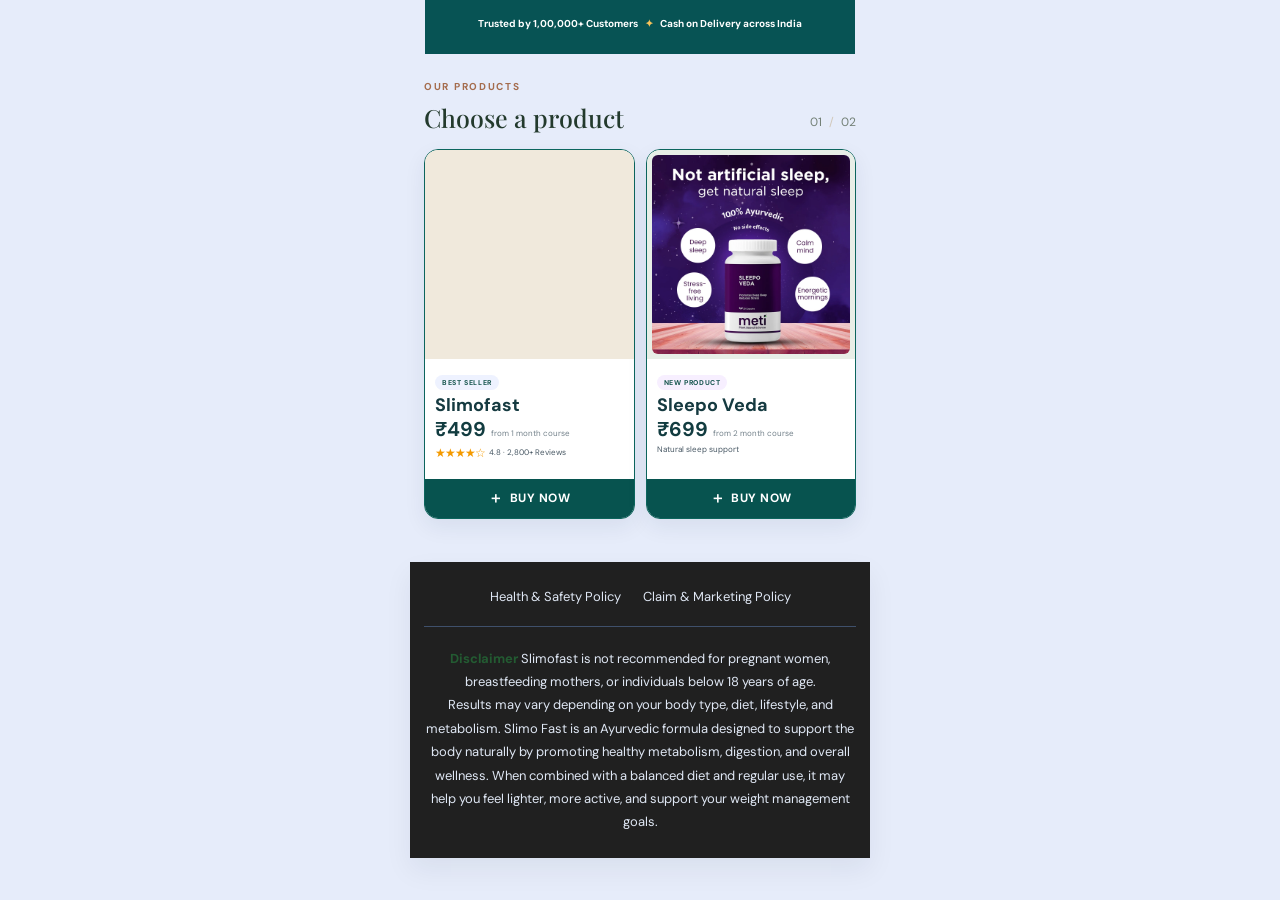
<file: index.html>
<!doctype html>
<html lang="en">

<head>
  <meta charset="utf-8">
  <meta name="viewport" content="width=device-width, initial-scale=1">
  <meta name="theme-color" content="#f8f4ec">
  <title>Slimofast — Choose a product</title>
  <link rel="stylesheet" href="styles.css">
  <link rel="stylesheet" href="extra.css">
  <link rel="stylesheet" href="responsive.css">
</head>

<body class="home-page">
  <div class="topline">Trusted by 1,00,000+ Customers <span>✦</span> Cash on Delivery across India</div>

  <main id="top">
    <section class="product-section" aria-labelledby="product-title">
      <div class="section-heading">
        <div>
          <p class="eyebrow">OUR PRODUCTS</p>
          <h2 id="product-title">Choose a product</h2>
        </div><span class="choice-count">01 <i>/</i> 02</span>
      </div>
      <div class="products" id="products"></div>
    </section>
  </main>
  <footer class="legal-footer">
    <nav aria-label="Policies"><span>Health &amp; Safety Policy</span><span>Claim &amp; Marketing Policy</span></nav>
    <hr>
    <p><strong>Disclaimer</strong> Slimofast is not recommended for pregnant women, breastfeeding mothers, or
      individuals below 18 years of age.<br>Results may vary depending on your body type, diet, lifestyle, and
      metabolism. Slimo Fast is an Ayurvedic formula designed to support the body naturally by promoting healthy
      metabolism, digestion, and overall wellness. When combined with a balanced diet and regular use, it may help you
      feel lighter, more active, and support your weight management goals.</p>
  </footer>
  <script src="products.js"></script>
  <script src="app.js"></script>
</body>

</html>
</file>
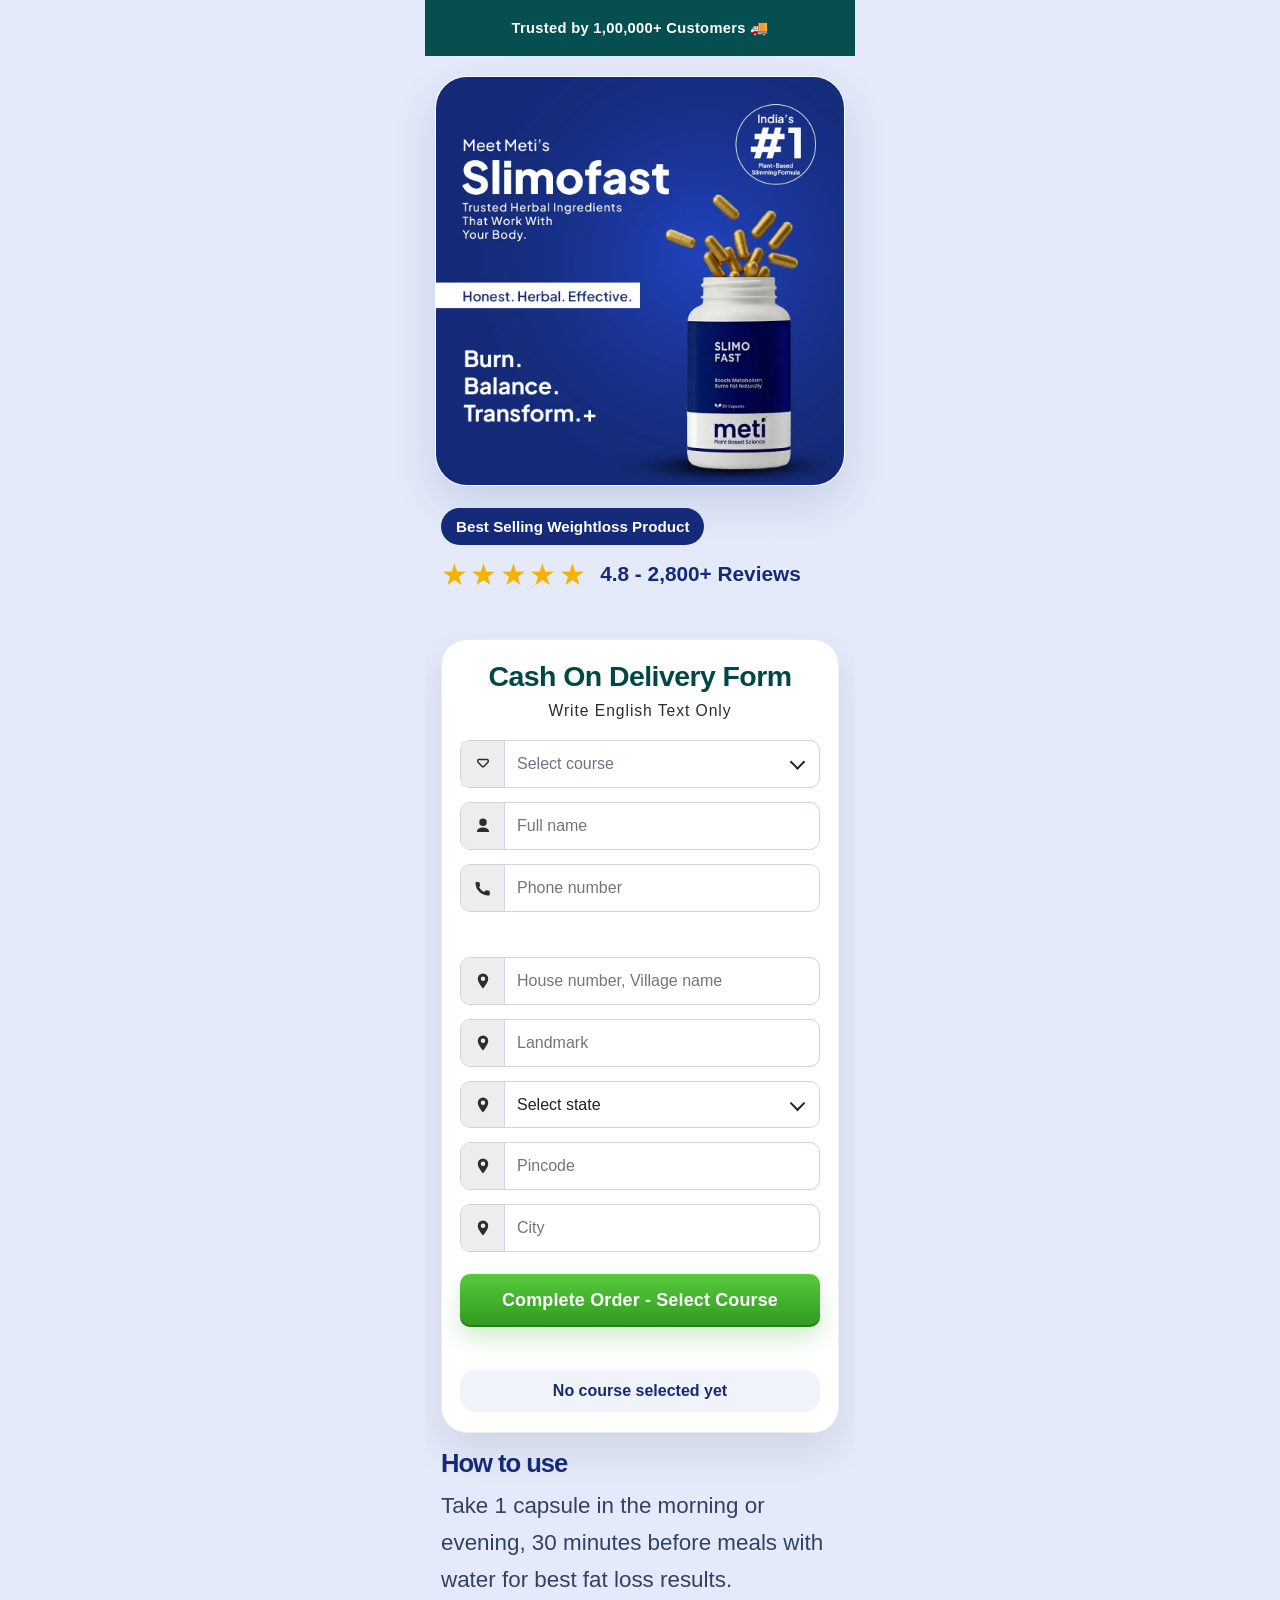
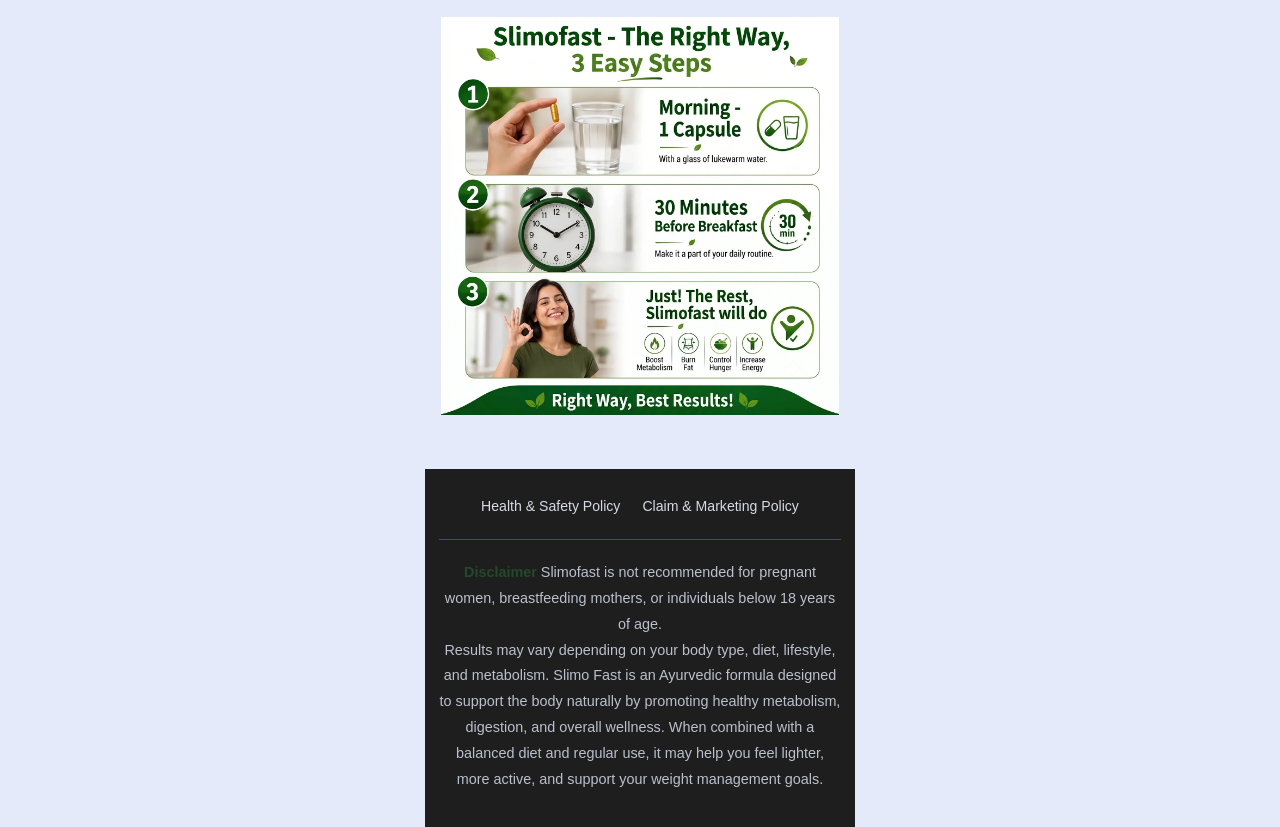
<file: CodLive/index.html>
<!DOCTYPE html>
<html lang="en">
<head>
  <meta charset="UTF-8">
  <meta name="viewport" content="width=device-width, initial-scale=1.0">
  <title>Slimofast COD Offer</title>
  <meta name="description" content="Explore Slimofast courses and order with cash on delivery.">
  <link rel="canonical" href="https://slimofast.shop/">
  <meta property="og:type" content="website">
  <meta property="og:site_name" content="Slimofast">
  <meta property="og:title" content="Slimofast COD Offer">
  <meta property="og:description" content="Explore Slimofast courses and order with cash on delivery.">
  <meta property="og:url" content="https://slimofast.shop/">
  <meta property="og:image" content="https://slimofast.shop/SlimoMaine.webp">
  <meta property="og:image:alt" content="Slimofast product">
  <meta name="twitter:card" content="summary_large_image">
  <meta name="twitter:title" content="Slimofast COD Offer">
  <meta name="twitter:description" content="Explore Slimofast courses and order with cash on delivery.">
  <meta name="twitter:image" content="https://slimofast.shop/SlimoMaine.webp">
  <meta name="twitter:image:alt" content="Slimofast product">
  <style>
    :root {
      --page-bg: #e4eaf9;
      --panel-bg: #e6ebff;
      --blue: #1533a0;
      --blue-dark: #0d2372;
      --brand-ink: #054f50;
      --text: #14203b;
      --muted: #5a6588;
      --card: #ffffff;
      --danger: #c62828;
      --success: #2b8f2f;
      --border: rgba(20, 32, 59, 0.12);
      --shadow: 0 18px 44px rgba(26, 52, 128, 0.14);
      --radius-xl: 28px;
      --radius-lg: 20px;
      --radius-md: 14px;
    }

    * {
      box-sizing: border-box;
    }

    body {
      margin: 0;
      min-height: 100vh;
      font-family: "Avenir Next", "Segoe UI", sans-serif;
      background: var(--page-bg);
      color: var(--text);
    }

    img {
      max-width: 100%;
      display: block;
    }

    .page {
      width: min(100%, 430px);
      margin: 0 auto;
      padding: 0 0 32px;
    }

    .stack {
      display: grid;
      gap: 22px;
    }

    .site-header {
      position: relative;
      z-index: 20;
      margin-bottom: 6px;
      background: transparent;
    }

    .announcement-bar {
      display: grid;
      grid-template-columns: 44px 1fr 44px;
      align-items: center;
      min-height: 56px;
      padding: 0 10px;
      background: var(--brand-ink);
      color: #fff;
      font-size: 0.92rem;
      font-weight: 700;
      letter-spacing: 0.02em;
    }

    .announcement-text {
      text-align: center;
    }

    .arrow-btn {
      display: grid;
      place-items: center;
      padding: 0;
      border: 0;
      background: transparent;
      color: #fff;
    }

    .nav-bar {
      background: #fff;
      border-bottom: 1px solid rgba(20, 32, 59, 0.08);
    }

    .header-inner {
      display: flex;
      align-items: center;
      justify-content: center;
      min-height: 40px;
      padding: 0 16px;
    }

    .brand-logo {
      width: auto;
      height: 64px;
      max-width: 170px;
      object-fit: contain;
    }

    .menu-btn,
    .icon-btn {
      display: grid;
      place-items: center;
      width: 42px;
      height: 42px;
      padding: 0;
      border: 0;
      background: transparent;
      color: var(--brand-ink);
    }

    .menu-btn {
      justify-self: start;
    }

    .menu-lines {
      display: grid;
      gap: 7px;
      width: 38px;
    }

    .menu-lines span {
      display: block;
      height: 2px;
      border-radius: 999px;
      background: currentColor;
    }

    .header-actions {
      justify-self: end;
      display: flex;
      align-items: center;
      gap: 14px;
    }

    .icon-btn svg,
    .arrow-btn svg {
      width: 28px;
      height: 28px;
    }

    .hero-shell {
      padding: 14px 10px 0;
    }

    .hero-image {
      width: 100%;
      border: 1px solid rgba(255, 255, 255, 0.92);
      border-radius: calc(var(--radius-xl) + 4px);
      box-shadow: var(--shadow);
    }

    .hero-card {
      position: relative;
      overflow: hidden;
      border-radius: var(--radius-xl);
      min-height: 395px;
      background:
        radial-gradient(circle at 82% 12%, rgba(255, 255, 255, 0.22), transparent 18%),
        linear-gradient(135deg, #233ea9 0%, #1731a4 44%, #0b1f73 100%);
      padding: 28px 24px 26px;
      color: #fff;
      isolation: isolate;
    }

    .hero-card::before {
      content: "";
      position: absolute;
      inset: auto -70px -120px 45%;
      height: 250px;
      border-radius: 50%;
      background: radial-gradient(circle, rgba(255, 255, 255, 0.14), transparent 72%);
      z-index: -1;
    }

    .hero-copy {
      width: min(58%, 230px);
      position: relative;
      z-index: 2;
    }

    .eyebrow {
      margin: 0 0 10px;
      font-size: 1.15rem;
      letter-spacing: 0.01em;
    }

    .hero-title {
      margin: 0;
      font-size: clamp(2.7rem, 7vw, 3.7rem);
      line-height: 0.92;
      letter-spacing: -0.04em;
    }

    .hero-subtitle {
      margin: 12px 0 0;
      max-width: 190px;
      font-size: 1rem;
      line-height: 1.28;
      color: rgba(255, 255, 255, 0.88);
    }

    .hero-pill {
      display: inline-block;
      margin-top: 24px;
      background: #fff;
      color: #23367f;
      padding: 8px 14px;
      font-size: 1rem;
      font-weight: 700;
      border-radius: 999px;
      box-shadow: 0 10px 24px rgba(13, 35, 114, 0.16);
    }

    .hero-benefits {
      margin: 28px 0 0;
      font-size: clamp(1.85rem, 6vw, 2.65rem);
      line-height: 1.02;
      font-weight: 800;
      letter-spacing: -0.04em;
    }

    .badge-ring {
      position: absolute;
      top: 20px;
      right: 20px;
      width: 96px;
      height: 96px;
      border: 2px solid rgba(255, 255, 255, 0.72);
      border-radius: 50%;
      display: grid;
      place-items: center;
      text-align: center;
      padding: 10px;
      color: rgba(255, 255, 255, 0.96);
      z-index: 2;
    }

    .badge-ring strong {
      display: block;
      font-size: 2.4rem;
      line-height: 1;
    }

    .badge-ring span {
      font-size: 0.7rem;
      line-height: 1.2;
    }

    .capsules {
      position: absolute;
      inset: 64px 58px auto auto;
      width: 180px;
      height: 150px;
      z-index: 1;
    }

    .capsule {
      position: absolute;
      width: 38px;
      height: 14px;
      border-radius: 999px;
      background: linear-gradient(90deg, #ba8f22 0%, #f8d161 45%, #9e7317 100%);
      box-shadow: 0 6px 10px rgba(20, 10, 0, 0.18);
      transform: rotate(var(--angle));
    }

    .capsule::before {
      content: "";
      position: absolute;
      inset: 1px 50% 1px 1px;
      border-radius: 999px 0 0 999px;
      background: rgba(255, 255, 255, 0.16);
    }

    .capsule:nth-child(1) { top: 0; left: 68px; --angle: 34deg; }
    .capsule:nth-child(2) { top: 18px; left: 114px; --angle: -48deg; }
    .capsule:nth-child(3) { top: 30px; left: 36px; --angle: 18deg; }
    .capsule:nth-child(4) { top: 44px; left: 90px; --angle: 55deg; }
    .capsule:nth-child(5) { top: 58px; left: 128px; --angle: -18deg; }
    .capsule:nth-child(6) { top: 68px; left: 58px; --angle: 72deg; }
    .capsule:nth-child(7) { top: 84px; left: 12px; --angle: 30deg; }
    .capsule:nth-child(8) { top: 98px; left: 104px; --angle: -62deg; }
    .capsule:nth-child(9) { top: 112px; left: 78px; --angle: 20deg; }

    .bottle {
      position: absolute;
      right: 46px;
      bottom: 20px;
      width: 160px;
      height: 232px;
      z-index: 1;
    }

    .bottle-cap {
      position: absolute;
      top: 0;
      left: 46px;
      width: 68px;
      height: 34px;
      border-radius: 16px 16px 8px 8px;
      background: linear-gradient(180deg, #fefefe 0%, #e9edf8 100%);
      box-shadow: inset 0 -4px 7px rgba(0, 0, 0, 0.08);
    }

    .bottle-neck {
      position: absolute;
      top: 26px;
      left: 36px;
      width: 88px;
      height: 32px;
      border-radius: 18px;
      background: linear-gradient(180deg, #f9fbff 0%, #dde3f0 100%);
    }

    .bottle-body {
      position: absolute;
      top: 48px;
      inset-inline: 20px;
      height: 168px;
      border-radius: 24px 24px 30px 30px;
      background: linear-gradient(180deg, #ffffff 0%, #f2f4f9 78%, #dde3ef 100%);
      box-shadow: 0 14px 24px rgba(4, 10, 38, 0.26);
      overflow: hidden;
    }

    .bottle-panel {
      position: absolute;
      inset: 22px 16px 42px;
      border-radius: 10px;
      background: linear-gradient(180deg, #101f74 0%, #142789 100%);
      color: #fff;
      padding: 18px 14px;
      text-align: center;
    }

    .bottle-panel h3 {
      margin: 0;
      font-size: 1.4rem;
      line-height: 0.95;
      letter-spacing: 0.08em;
    }

    .bottle-panel p {
      margin: 10px 0 0;
      font-size: 0.62rem;
      line-height: 1.35;
      color: rgba(255, 255, 255, 0.82);
    }

    .bottle-label {
      position: absolute;
      left: 0;
      right: 0;
      bottom: 0;
      background: #fff;
      color: #1d317f;
      padding: 12px 8px 10px;
      text-align: center;
      font-weight: 800;
      font-size: 0.92rem;
      line-height: 1.1;
    }

    .bottle-label small {
      display: block;
      margin-top: 4px;
      font-size: 0.52rem;
      font-weight: 600;
      color: #5b6794;
      letter-spacing: 0.03em;
    }

    .section-card {
      padding: 0 16px;
    }

    .mini-badge {
      display: inline-flex;
      align-items: center;
      gap: 8px;
      padding: 10px 15px;
      border-radius: 999px;
      background: #152b7a;
      color: #fff;
      font-size: 0.95rem;
      font-weight: 700;
    }

    .reviews {
      display: flex;
      align-items: center;
      flex-wrap: wrap;
      gap: 12px;
      margin-top: 14px;
    }

    .stars {
      color: #f5b300;
      font-size: 1.9rem;
      line-height: 1;
      letter-spacing: 0.08em;
    }

    .reviews strong {
      font-size: 1.3rem;
      color: #152b7a;
    }

    .headline {
      margin: 16px 0 10px;
      font-size: clamp(1.6rem, 2vw, 2.8rem);
      line-height: normal;
      letter-spacing: -0.04em;
      color: #152b7a;
    }

    .lead {
      margin: 0;
      color: #334163;
      font-size: 1.05rem;
      line-height: 1.65;
    }

    .section-title {
      margin: 0;
      font-size: 1.5rem;
      line-height: 1.15;
      color: #102055;
    }

    .section-copy {
      margin: 8px 0 0;
      color: var(--muted);
      line-height: 1.55;
    }

    .offer-timer {
      display: flex;
      align-items: center;
      justify-content: center;
      gap: 10px;
      margin-top: 16px;
      padding: 16px 14px;
      border-radius: 16px;
      background: #fff;
      border: 1px solid rgba(20, 32, 59, 0.08);
      color: #1c2028;
      font-size: 0.9rem;
      font-weight: 800;
      letter-spacing: 0.01em;
    }

    .timer-icon {
      font-size: 1.2rem;
      line-height: 1;
    }

    .course-grid {
      display: grid;
      gap: 18px;
      margin-top: 18px;
    }

    .course-option {
      position: relative;
      display: block;
      cursor: pointer;
    }

    .course-option input {
      position: absolute;
      opacity: 0;
      pointer-events: none;
    }

    .course-card {
      position: relative;
      display: grid;
      grid-template-columns: 34px minmax(0, 1fr) auto;
      gap: 14px;
      align-items: center;
      padding: 18px 16px;
      border-radius: 26px;
      background: var(--card);
      border: 2px solid rgba(23, 28, 39, 0.08);
      transition: transform 0.2s ease, border-color 0.2s ease, box-shadow 0.2s ease;
    }

    .course-option:hover .course-card,
    .course-option input:focus-visible + .course-card {
      transform: translateY(-1px);
      border-color: rgba(23, 28, 39, 0.2);
    }

    .course-option input:checked + .course-card {
      border-color: #171b23;
      box-shadow: 0 10px 18px rgba(20, 32, 59, 0.08);
    }

    .radio {
      width: 24px;
      height: 24px;
      border-radius: 50%;
      border: 2px solid #d8dbe7;
      display: grid;
      place-items: center;
      flex-shrink: 0;
    }

    .radio::after {
      content: "";
      width: 10px;
      height: 10px;
      border-radius: 50%;
      background: #1d1f24;
      transform: scale(0);
      transition: transform 0.16s ease;
    }

    .course-option input:checked + .course-card .radio {
      border-color: #171b23;
      border-width: 5px;
    }

    .course-option input:checked + .course-card .radio::after {
      transform: scale(0);
    }

    .course-copy {
      min-width: 0;
    }

    .course-name {
      margin: 0;
      display: block;
      font-size: 1.18rem;
      line-height: 1.05;
      color: #202124;
    }

    .course-detail {
      display: block;
      margin: 8px 0 0;
      color: #4d4d4d;
      font-size: 0.82rem;
      line-height: 1.25;
    }

    .course-price {
      text-align: right;
      color: #1c1c1c;
    }

    .course-price strong {
      display: block;
      font-size: 0.96rem;
      line-height: 1;
      font-weight: 500;
    }

    .course-price s {
      display: block;
      margin-top: 8px;
      color: #6d6d6d;
      font-size: 0.72rem;
    }

    .choice-tag {
      position: absolute;
      top: -14px;
      right: 14px;
      padding: 8px 14px;
      border-radius: 999px;
      background: #151515;
      color: #fff;
      font-size: 0.72rem;
      font-weight: 700;
      letter-spacing: 0.01em;
      line-height: 1;
      white-space: nowrap;
    }

    .form-shell {
      position: relative;
      overflow: hidden;
      padding-top: 6px;
    }

    .form-shell::before {
      /* content: "";
      position: absolute;
      width: 180px;
      height: 180px;
      border-radius: 50%;
      background: rgba(250, 106, 91, 0.15);
      top: -75px;
      right: -70px; */
    }

    .form-shell::after {
      /* content: "";
      position: absolute;
      width: 140px;
      height: 140px;
      border-radius: 50%;
      background: rgba(60, 197, 116, 0.12);
      bottom: -62px;
      left: -52px; */
    }

    .form-content {
      position: relative;
      z-index: 1;
      background: rgba(255, 255, 255, 0.98);
      border-radius: 26px;
      padding: 22px 18px 20px;
      border: 1px solid rgba(20, 32, 59, 0.08);
      box-shadow: 0 18px 40px rgba(20, 32, 59, 0.1);
    }

    .form-title {
      margin: 0;
      text-align: center;
      font-size: 1.78rem;
      line-height: 1.05;
      color: #004747;
      letter-spacing: -0.02em;
    }

    .form-note {
      margin: 10px 0 0;
      text-align: center;
      color: #2d2d2d;
      letter-spacing: 0.06em;
      font-size: 0.98rem;
    }

    .form-grid {
      display: grid;
      gap: 14px;
      margin-top: 20px;
    }

    .field {
      --field-icon-width: 44px;
      display: grid;
      grid-template-columns: var(--field-icon-width) 1fr;
      border: 1px solid #cfd4de;
      border-radius: 10px;
      overflow: hidden;
      background: #fff;
    }

    .field-icon {
      display: grid;
      place-items: center;
      background: #ededed;
      border-right: 1px solid #d3d7df;
      color: #2d2d2d;
    }

    .field input,
    .field select {
      width: 100%;
      border: 0;
      padding: 14px 14px 14px 12px;
      font: inherit;
      color: #202124;
      background: transparent;
      outline: none;
      appearance: none;
    }

    .field select {
      cursor: pointer;
    }

    .field:focus-within {
      border-color: #243d9a;
      box-shadow: 0 0 0 3px rgba(36, 61, 154, 0.1);
    }

    .select-wrap {
      position: relative;
    }

    .select-wrap::after {
      content: "";
      position: absolute;
      right: 16px;
      top: 50%;
      width: 9px;
      height: 9px;
      border-right: 2px solid #202124;
      border-bottom: 2px solid #202124;
      transform: translateY(-65%) rotate(45deg);
      pointer-events: none;
    }

    .course-field {
      position: relative;
      overflow: visible;
      z-index: 4;
    }

    .course-picker {
      position: relative;
      min-width: 0;
    }

    .course-picker-button {
      width: 100%;
      min-height: 100%;
      border: 0;
      padding: 14px 42px 14px 12px;
      background: transparent;
      color: #202124;
      font: inherit;
      text-align: left;
      cursor: pointer;
    }

    .course-picker-button:focus-visible {
      outline: none;
    }

    .course-picker-label {
      display: block;
      white-space: nowrap;
      overflow: hidden;
      text-overflow: ellipsis;
      color: #202124;
    }

    .course-picker.is-placeholder .course-picker-label {
      color: #6d7488;
    }

    .course-picker-chevron {
      position: absolute;
      right: 16px;
      top: 50%;
      width: 11px;
      height: 11px;
      border-right: 2px solid #202124;
      border-bottom: 2px solid #202124;
      transform: translateY(-68%) rotate(45deg);
      pointer-events: none;
      transition: transform 0.18s ease;
    }

    .course-picker.is-open .course-picker-chevron {
      transform: translateY(-28%) rotate(-135deg);
    }

    .course-picker-menu {
      position: absolute;
      top: calc(100% + 8px);
      left: calc(-1 * var(--field-icon-width));
      width: calc(100% + var(--field-icon-width));
      padding: 8px;
      border: 1px solid rgba(20, 32, 59, 0.14);
      border-radius: 16px;
      background: #fff;
      box-shadow: 0 18px 34px rgba(20, 32, 59, 0.18);
      display: none;
      z-index: 12;
    }

    .course-picker.is-open .course-picker-menu {
      display: grid;
      gap: 4px;
    }

    .course-picker-option {
      width: 100%;
      border: 0;
      border-radius: 12px;
      padding: 12px 14px;
      background: transparent;
      color: #202124;
      font: inherit;
      text-align: left;
      cursor: pointer;
      transition: background-color 0.16s ease, color 0.16s ease;
    }

    .course-picker-option:hover,
    .course-picker-option:focus-visible {
      background: rgba(36, 61, 154, 0.08);
      outline: none;
    }

    .course-picker-option[aria-selected="true"] {
      background: #1f66e5;
      color: #fff;
      font-weight: 700;
    }

    .error-text {
      min-height: 1.15em;
      margin: 0;
      color: var(--danger);
      font-size: 0.92rem;
      line-height: 1.25;
    }

    .course-error {
      margin-top: 10px;
    }

    .submit-btn {
      border: 0;
      width: 100%;
      margin-top: 8px;
      padding: 16px 18px;
      border-radius: 10px;
      background: linear-gradient(180deg, #58c93d 0%, #2f9a20 100%);
      color: #fff;
      font: inherit;
      font-size: 1.12rem;
      font-weight: 800;
      letter-spacing: 0.01em;
      box-shadow: inset 0 -2px 0 rgba(0, 0, 0, 0.2), 0 12px 22px rgba(65, 174, 49, 0.22);
      cursor: pointer;
    }

    .submit-btn:hover {
      filter: brightness(1.03);
    }

    .submit-btn:active {
      transform: translateY(1px);
    }

    .summary-strip {
      margin-top: 16px;
      padding: 12px 14px;
      border-radius: 16px;
      background: rgba(21, 51, 160, 0.06);
      color: #152b7a;
      font-weight: 700;
      text-align: center;
    }

    .site-footer {
      width: min(100%, 430px);
      margin: 22px auto 0;
      background: #1e1e1f;
      color: #b9bec9;
      padding: 28px 14px 34px;
    }

    .footer-inner {
      width: 100%;
      margin: 0 auto;
    }

    .footer-links {
      display: flex;
      align-items: center;
      justify-content: center;
      flex-wrap: wrap;
      gap: 12px 22px;
      margin: 0;
      padding: 0;
      list-style: none;
    }

    .footer-link {
      color: #d6dae4;
      text-decoration: none;
      font-size: 0.88rem;
      line-height: 1.4;
    }

    .footer-link:hover {
      color: #ffffff;
    }

    .footer-divider {
      margin: 22px 0 20px;
      border: 0;
      height: 1px;
      background: rgba(108, 140, 227, 0.42);
    }

    .footer-disclaimer {
      margin: 0;
      text-align: center;
      font-size: 0.9rem;
      line-height: 1.8;
      color: #bac0cc;
    }

    .footer-disclaimer strong {
      color: #244929;
      font-weight: 700;
    }

    .sr-only {
      position: absolute;
      width: 1px;
      height: 1px;
      padding: 0;
      margin: -1px;
      overflow: hidden;
      clip: rect(0, 0, 0, 0);
      white-space: nowrap;
      border: 0;
    }

    @media (max-width: 460px) {
      .page {
        padding-bottom: 32px;
      }

      .site-header {
        margin-bottom: 0;
      }

      .announcement-bar {
        min-height: 56px;
        padding: 0 10px;
        font-size: 0.92rem;
      }

      .header-inner {
        grid-template-columns: 46px 1fr 92px;
        min-height: 40px;
        /* padding: 0 16px; */
      }

      .brand-logo {
        height: 64px;
        max-width: 170px;
      }

      .icon-btn svg,
      .arrow-btn svg {
        width: 24px;
        height: 24px;
      }

      .hero-shell {
        padding: 14px 10px 0;
      }

      .section-card {
        padding: 0 16px;
      }

      .hero-card {
        min-height: 340px;
        padding: 22px 18px 22px;
      }

      .hero-copy {
        width: min(60%, 205px);
      }

      .badge-ring {
        width: 82px;
        height: 82px;
        right: 14px;
        top: 16px;
      }

      .badge-ring strong {
        font-size: 2rem;
      }

      .bottle {
        right: 18px;
        bottom: 16px;
        width: 142px;
        height: 212px;
      }

      .capsules {
        right: 18px;
        top: 70px;
        transform: scale(0.84);
        transform-origin: top right;
      }

      .headline {
         font-size: clamp(1.6rem, 2vw, 2.8rem);
         line-height:normal
      }

      .offer-timer {
        margin-top: 16px;
        padding: 16px 14px;
        border-radius: 16px;
        font-size: 0.9rem;
      }

      .course-card {
        grid-template-columns: 34px minmax(0, 1fr) auto;
        gap: 14px;
        padding: 18px 16px;
        border-radius: 26px;
      }

      .course-name {
        font-size: 1.18rem;
      }

      .course-detail {
        font-size: 0.82rem;
      }

      .course-price strong {
        font-size: 0.96rem;
      }

      .course-price s {
        font-size: 0.72rem;
      }

      .choice-tag {
        top: -14px;
        right: 14px;
        padding: 8px 14px;
        font-size: 0.72rem;
      }

      .field {
        --field-icon-width: 44px;
      }

      .course-picker-button {
        padding-right: 42px;
      }

      .course-picker-menu {
        border-radius: 16px;
      }

      .form-title {
        font-size: 1.78rem;
      }

      .submit-btn {
        font-size: 1.12rem;
      }

      .site-footer {
        margin-top: 22px;
        padding: 28px 14px 34px;
      }

      .footer-links {
        gap: 12px 22px;
      }

      .footer-link {
        font-size: 0.88rem;
      }

      .footer-divider {
        margin: 22px 0 20px;
      }

      .footer-disclaimer {
        font-size: 0.9rem;
        line-height: 1.8;
      }
    }
  </style>
</head>
<body>
  <main class="page">
    <header class="site-header">
      <div class="announcement-bar">
        <button class="arrow-btn" type="button" aria-label="Previous offer">
          <!-- <svg viewBox="0 0 24 24" fill="none" stroke="currentColor" stroke-width="1.9" stroke-linecap="round" stroke-linejoin="round" aria-hidden="true">
            <path d="M15 18l-6-6 6-6"/>
          </svg> -->
        </button>
        <div class="announcement-text">Trusted by 1,00,000+ Customers 🚚</div>
        <button class="arrow-btn" type="button" aria-label="Next offer">
          <!-- <svg viewBox="0 0 24 24" fill="none" stroke="currentColor" stroke-width="1.9" stroke-linecap="round" stroke-linejoin="round" aria-hidden="true">
            <path d="M9 6l6 6-6 6"/>
          </svg> -->
        </button>
      </div>

      <!-- <div class="nav-bar"> -->
        <!-- <div class="header-inner"> -->
          <!-- <button class="menu-btn" type="button" aria-label="Open menu">
            <span class="menu-lines" aria-hidden="true">
              <span></span>
              <span></span>
              <span></span>
            </span>
          </button> -->

          <!-- <img src="logoNww.avif" alt="Slimofast logo" class="brand-logo"> -->

        <!-- </div> -->
      <!-- </div> -->
    </header>

    <div class="stack">

      <section class="hero-shell">
         <img src="SlimoMaine.webp" alt="Slimofast product image" aria-hidden="true" class="hero-image">
      </section>

      <section class="section-card">
        <div class="mini-badge">Best Selling Weightloss Product</div>
        <div class="reviews" aria-label="Customer review summary">
          <div class="stars" aria-hidden="true">&#9733;&#9733;&#9733;&#9733;&#9733;</div>
          <strong>4.8 - 2,800+ Reviews</strong>
        </div>
        <!-- <h2 class="headline">Struggling To Lose Weight? Unlock Your Body's Natural Fat-Burning Power</h2> -->
        <!-- <p class="lead">Slimofast works inside your body to burn stubborn fat from your belly, waist, and thighs. It keeps your metabolism active so your body burns fat even while resting.</p> -->
      </section>

      <section class="section-card" id="course-section">
        <!-- <h2 class="section-title">Choose Your Course</h2>
        <p class="section-copy">Select 1 month, 2 month, or 3 month before submitting the order form.</p>
        <div class="offer-timer" aria-live="polite">
          <span class="timer-icon" aria-hidden="true">⏱</span>
          <span>Hurry offer ends in <span id="countdownTimer">00:14:13</span></span>
        </div> -->

        <!-- <div class="course-grid" role="radiogroup" aria-labelledby="course-heading">
          <span id="course-heading" class="sr-only">Course options</span>

          <label class="course-option">
            <input type="radio" name="course" value="1 Month" data-price="Rs. 499.00">
            <span class="course-card">
              <span class="radio" aria-hidden="true"></span>
              <span class="course-copy">
                <strong class="course-name">1 Month</strong>
                <span class="course-detail">Pack of 1 (30 capsule)</span>
              </span>
              <span class="course-price">
                <strong>Rs. 499.00</strong>
                <s>Rs. 699.00</s>
              </span>
            </span>
          </label>

          <label class="course-option">
            <input type="radio" name="course" value="2 Month" data-price="Rs. 799.00">
            <span class="course-card">
              <span class="choice-tag">🔥 Most Popular</span>
              <span class="radio" aria-hidden="true"></span>
              <span class="course-copy">
                <strong class="course-name">2 Month</strong>
                <span class="course-detail">Pack of 2 (60 capsule)</span>
              </span>
              <span class="course-price">
                <strong>Rs. 799.00</strong>
                <s>Rs. 1,398.00</s>
              </span>
            </span>
          </label>

          <label class="course-option">
            <input type="radio" name="course" value="3 Month" data-price="Rs. 999.00">
            <span class="course-card">
              <span class="choice-tag">👩‍⚕️ Expert Recommended</span>
              <span class="radio" aria-hidden="true"></span>
              <span class="course-copy">
                <strong class="course-name">3 Month</strong>
                <span class="course-detail">Pack of 3 (90 capsule)</span>
              </span>
              <span class="course-price">
                <strong>Rs. 999.00</strong>
                <s>Rs. 2,097.00</s>
              </span>
            </span>
          </label>
        </div> -->

        <!-- <p class="error-text course-error" id="courseError"></p> -->
      </section>

      <section class="section-card form-shell">
        <div class="form-content">
          <h2 class="form-title">Cash On Delivery Form</h2>
          <p class="form-note">Write English Text Only</p>

          <form id="orderForm" novalidate>
            <div class="form-grid">
              <label>
                <span class="sr-only">Select course</span>
                <span class="field course-field">
                  <span class="field-icon" aria-hidden="true">
                    <svg width="18" height="18" viewBox="0 0 24 24" fill="currentColor" aria-hidden="true">
                      <path d="M4 7.5A2.5 2.5 0 0 1 6.5 5h11A2.5 2.5 0 0 1 20 7.5v1.17a2.5 2.5 0 0 1-.73 1.77l-5.5 5.5a2.5 2.5 0 0 1-3.54 0l-5.5-5.5A2.5 2.5 0 0 1 4 8.67V7.5Zm2.5-.5a.5.5 0 0 0-.5.5v1.17a.5.5 0 0 0 .15.35l5.5 5.5a.5.5 0 0 0 .7 0l5.5-5.5a.5.5 0 0 0 .15-.35V7.5a.5.5 0 0 0-.5-.5h-11Z"/>
                    </svg>
                  </span>
                  <span class="course-picker is-placeholder" id="coursePicker">
                    <input type="hidden" id="formCourse" name="formCourse">
                    <button
                      type="button"
                      class="course-picker-button"
                      id="coursePickerButton"
                      aria-haspopup="listbox"
                      aria-expanded="false"
                      aria-controls="coursePickerMenu"
                    >
                      <span class="course-picker-label" id="coursePickerLabel">Select course</span>
                      <span class="course-picker-chevron" aria-hidden="true"></span>
                    </button>
                    <span class="course-picker-menu" id="coursePickerMenu" role="listbox" aria-label="Select course">
                      <button type="button" class="course-picker-option" data-value="1 Month" role="option" aria-selected="false">1 Month Course Price - 499</button>
                      <button type="button" class="course-picker-option" data-value="2 Month" role="option" aria-selected="false">2 Month Course Price - 799</button>
                      <button type="button" class="course-picker-option" data-value="3 Month" role="option" aria-selected="false">3 Month Course Price - 999</button>
                    </span>
                  </span>
                </span>
              </label>

              <label>
                <span class="sr-only">Full name</span>
                <span class="field">
                  <span class="field-icon" aria-hidden="true">
                    <svg width="18" height="18" viewBox="0 0 24 24" fill="currentColor" aria-hidden="true">
                      <path d="M12 12a5 5 0 1 0-5-5 5 5 0 0 0 5 5Zm0 2c-4.42 0-8 2.24-8 5v1h16v-1c0-2.76-3.58-5-8-5Z"/>
                    </svg>
                  </span>
                  <input type="text" id="fullName" name="fullName" placeholder="Full name" required>
                </span>
              </label>

              <label>
                <span class="sr-only">Phone number</span>
                <span class="field">
                  <span class="field-icon" aria-hidden="true">
                    <svg width="18" height="18" viewBox="0 0 24 24" fill="currentColor" aria-hidden="true">
                      <path d="M6.62 10.79a15.53 15.53 0 0 0 6.59 6.59l2.2-2.2a1 1 0 0 1 1-.24 11.4 11.4 0 0 0 3.58.57 1 1 0 0 1 1 1V21a1 1 0 0 1-1 1A17 17 0 0 1 2 5a1 1 0 0 1 1-1h3.49a1 1 0 0 1 1 1 11.4 11.4 0 0 0 .57 3.58 1 1 0 0 1-.24 1Z"/>
                    </svg>
                  </span>
                  <input type="tel" id="phone" name="phone" placeholder="Phone number" inputmode="numeric" maxlength="10" required>
                </span>
              </label>
              <p class="error-text" id="phoneError"></p>

              <label>
                <span class="sr-only">Road, House number</span>
                <span class="field">
                  <span class="field-icon" aria-hidden="true">
                    <svg width="18" height="18" viewBox="0 0 24 24" fill="currentColor" aria-hidden="true">
                      <path d="M12 2a7 7 0 0 0-7 7c0 5.25 7 13 7 13s7-7.75 7-13a7 7 0 0 0-7-7Zm0 10a3 3 0 1 1 3-3 3 3 0 0 1-3 3Z"/>
                    </svg>
                  </span>
                  <input type="text" id="address" name="address" placeholder="House number, Village name" required>
                </span>
              </label>

              <label>
                <span class="sr-only">Landmark</span>
                <span class="field">
                  <span class="field-icon" aria-hidden="true">
                    <svg width="18" height="18" viewBox="0 0 24 24" fill="currentColor" aria-hidden="true">
                      <path d="M12 2a7 7 0 0 0-7 7c0 5.25 7 13 7 13s7-7.75 7-13a7 7 0 0 0-7-7Zm0 10a3 3 0 1 1 3-3 3 3 0 0 1-3 3Z"/>
                    </svg>
                  </span>
                  <input type="text" id="landmark" name="landmark" placeholder="Landmark" required>
                </span>
              </label>

              <label>
                <span class="sr-only">Select state</span>
                <span class="field select-wrap">
                  <span class="field-icon" aria-hidden="true">
                    <svg width="18" height="18" viewBox="0 0 24 24" fill="currentColor" aria-hidden="true">
                      <path d="M12 2a7 7 0 0 0-7 7c0 5.25 7 13 7 13s7-7.75 7-13a7 7 0 0 0-7-7Zm0 10a3 3 0 1 1 3-3 3 3 0 0 1-3 3Z"/>
                    </svg>
                  </span>
                  <select id="state" name="state" required>
                    <option value="">Select state</option>
                    <option>Andhra Pradesh</option>
                    <option>Assam</option>
                    <option>Bihar</option>
                    <option>Chhattisgarh</option>
                    <option>Delhi</option>
                    <option>Gujarat</option>
                    <option>Haryana</option>
                    <option>Jharkhand</option>
                    <option>Karnataka</option>
                    <option>Kerala</option>
                    <option>Madhya Pradesh</option>
                    <option>Maharashtra</option>
                    <option>Odisha</option>
                    <option>Punjab</option>
                    <option>Rajasthan</option>
                    <option>Tamil Nadu</option>
                    <option>Telangana</option>
                    <option>Uttar Pradesh</option>
                    <option>Uttarakhand</option>
                    <option>West Bengal</option>
                  </select>
                </span>
              </label>

              <label>
                <span class="sr-only">Pincode</span>
                <span class="field">
                  <span class="field-icon" aria-hidden="true">
                    <svg width="18" height="18" viewBox="0 0 24 24" fill="currentColor" aria-hidden="true">
                      <path d="M12 2a7 7 0 0 0-7 7c0 5.25 7 13 7 13s7-7.75 7-13a7 7 0 0 0-7-7Zm0 10a3 3 0 1 1 3-3 3 3 0 0 1-3 3Z"/>
                    </svg>
                  </span>
                  <input type="text" id="pincode" name="pincode" placeholder="Pincode" inputmode="numeric" maxlength="6" pattern="[0-9]{6}" required>
                </span>
              </label>

              <label>
                <span class="sr-only">City</span>
                <span class="field">
                  <span class="field-icon" aria-hidden="true">
                    <svg width="18" height="18" viewBox="0 0 24 24" fill="currentColor" aria-hidden="true">
                      <path d="M12 2a7 7 0 0 0-7 7c0 5.25 7 13 7 13s7-7.75 7-13a7 7 0 0 0-7-7Zm0 10a3 3 0 1 1 3-3 3 3 0 0 1-3 3Z"/>
                    </svg>
                  </span>
                  <input type="text" id="city" name="city" placeholder="City" required>
                </span>
              </label>

              <button type="submit" class="submit-btn" id="submitBtn">Complete Order - Rs. 499.00</button>
            </div>
          </form>

          <p class="error-text course-error" id="courseError"></p>
          <div class="summary-strip" id="selectedSummary">No course selected yet</div>
        </div>

        <h2 class="headline"> How to use</h2>
        <p class="lead" style="font-size: 1.4rem;">Take 1 capsule in the morning or evening, 30 minutes before meals with water for best fat loss results.</p>

        <br/>
         <img src="UseSlimo.webp" alt="Slimofast product image" aria-hidden="true" class="">

      </section>
    </div>
  </main>

  <footer class="site-footer">
    <div class="footer-inner">
      <nav aria-label="Footer links">
        <ul class="footer-links">
          <li><a class="footer-link" href="HealthSafety.html">Health & Safety Policy</a></li>
          <li><a class="footer-link" href="ClaimMarketing.html">Claim & Marketing Policy</a></li>
        </ul>
      </nav>

      <hr class="footer-divider">


      <p class="footer-disclaimer">
        <strong>Disclaimer</strong> Slimofast is not recommended for pregnant women, breastfeeding mothers, or individuals below 18 years of age.
<br/>
 Results may vary depending on your body type, diet, lifestyle, and metabolism. Slimo Fast is an Ayurvedic formula designed to support the body naturally by promoting healthy metabolism, digestion, and overall wellness. When combined with a balanced diet and regular use, it may help you feel lighter, more active, and support your weight management goals.

      </p>
    </div>
  </footer>

  <script>
    const orderForm = document.getElementById("orderForm");
    const scriptURL = "https://script.google.com/macros/s/AKfycbxyDFYECSRk6otZUyzlCvb3c300B0Kb3XSV9oSYrIKNe29MX7h52bvbFf5AMObgYR4Jgw/exec";
    const fullNameInput = document.getElementById("fullName");
    const phoneInput = document.getElementById("phone");
    const addressInput = document.getElementById("address");
    const landmarkInput = document.getElementById("landmark");
    const stateInput = document.getElementById("state");
    const pincodeInput = document.getElementById("pincode");
    const cityInput = document.getElementById("city");
    const courseInputs = Array.from(document.querySelectorAll('input[name="course"]'));
    const courseError = document.getElementById("courseError");
    const phoneError = document.getElementById("phoneError");
    const submitBtn = document.getElementById("submitBtn");
    const selectedSummary = document.getElementById("selectedSummary");
    const countdownTimer = document.getElementById("countdownTimer");
    const formCourseInput = document.getElementById("formCourse");
    const coursePicker = document.getElementById("coursePicker");
    const coursePickerButton = document.getElementById("coursePickerButton");
    const coursePickerLabel = document.getElementById("coursePickerLabel");
    const coursePickerMenu = document.getElementById("coursePickerMenu");
    const coursePickerOptions = Array.from(document.querySelectorAll(".course-picker-option"));
    const defaultSubmitText = submitBtn ? submitBtn.textContent : "Submit";

    const indianPhonePattern = /^[6-9]\d{9}$/;
    const coursePriceMap = {
      "1 Month": "Rs. 499",
      "2 Month": "Rs. 799",
      "3 Month": "Rs. 999"
    };
    const courseLabelMap = {
      "1 Month": "1 Month Course - Rs. 499",
      "2 Month": "2 Month Course - Rs. 799",
      "3 Month": "3 Month Course - Rs. 999"
    };
    let remainingOfferSeconds = 14 * 60 + 13;

    function setSubmitState(isSubmitting, text) {
      if (!submitBtn) {
        return;
      }

      submitBtn.disabled = isSubmitting;
      submitBtn.textContent = text;
    }

    function formatCountdown(totalSeconds) {
      const hours = String(Math.floor(totalSeconds / 3600)).padStart(2, "0");
      const minutes = String(Math.floor((totalSeconds % 3600) / 60)).padStart(2, "0");
      const seconds = String(totalSeconds % 60).padStart(2, "0");
      return hours + ":" + minutes + ":" + seconds;
    }

    function startOfferCountdown() {
      if (!countdownTimer) {
        return;
      }

      countdownTimer.textContent = formatCountdown(remainingOfferSeconds);

      window.setInterval(() => {
        remainingOfferSeconds = remainingOfferSeconds > 0 ? remainingOfferSeconds - 1 : 0;
        countdownTimer.textContent = formatCountdown(remainingOfferSeconds);
      }, 1000);
    }

    function getUserIP() {
      return fetch("https://api.ipify.org?format=json")
        .then((response) => response.json())
        .then((data) => data.ip || "")
        .catch(() => "");
    }

    function getSelectedCourse() {
      return courseInputs.find((input) => input.checked) || null;
    }

    function getSelectedCourseValue() {
      const selectedCourse = getSelectedCourse();

      if (selectedCourse) {
        return selectedCourse.value;
      }

      if (formCourseInput && formCourseInput.value) {
        return formCourseInput.value;
      }

      return "";
    }

    function closeCoursePicker() {
      if (!coursePicker || !coursePickerButton) {
        return;
      }

      coursePicker.classList.remove("is-open");
      coursePickerButton.setAttribute("aria-expanded", "false");
    }

    function openCoursePicker() {
      if (!coursePicker || !coursePickerButton) {
        return;
      }

      coursePicker.classList.add("is-open");
      coursePickerButton.setAttribute("aria-expanded", "true");
    }

    function updateCoursePickerDisplay(selectedValue) {
      if (!coursePicker || !coursePickerLabel) {
        return;
      }

      const hasValue = Boolean(selectedValue);
      const label = hasValue ? courseLabelMap[selectedValue] : "Select course";

      coursePicker.classList.toggle("is-placeholder", !hasValue);
      coursePickerLabel.textContent = label;

      coursePickerOptions.forEach((option) => {
        option.setAttribute("aria-selected", option.dataset.value === selectedValue ? "true" : "false");
      });
    }

    function updateSelectedCourseUI() {
      const selectedCourse = getSelectedCourse();
      const selectedValue = selectedCourse ? selectedCourse.value : getSelectedCourseValue();
      const selectedPrice = selectedCourse
        ? selectedCourse.dataset.price
        : coursePriceMap[selectedValue] || "";

      if (!selectedValue) {
        if (formCourseInput) {
          formCourseInput.value = "";
        }
        updateCoursePickerDisplay("");
        submitBtn.textContent = "Complete Order - Select Course";
        selectedSummary.textContent = "No course selected yet";
        return;
      }

      if (formCourseInput) {
        formCourseInput.value = selectedValue;
      }

      if (!selectedCourse && courseInputs.length > 0) {
        courseInputs.forEach((input) => {
          input.checked = input.value === selectedValue;
        });
      }

      updateCoursePickerDisplay(selectedValue);
      submitBtn.textContent = "COMPLETE ORDER - " + selectedPrice;
      selectedSummary.textContent = selectedValue + " selected for " + selectedPrice;

      if (courseError) {
        courseError.textContent = "";
      }
    }

    function selectCourseValue(selectedValue) {
      if (formCourseInput) {
        formCourseInput.value = selectedValue;
      }

      courseInputs.forEach((input) => {
        input.checked = input.value === selectedValue;
      });

      updateSelectedCourseUI();
      closeCoursePicker();
    }

    function buildFullAddress() {
      return [
        addressInput ? addressInput.value.trim() : "",
        landmarkInput ? landmarkInput.value.trim() : "",
        cityInput ? cityInput.value.trim() : "",
        stateInput ? stateInput.value.trim() : "",
        pincodeInput ? pincodeInput.value.trim() : "",
      ]
        .filter(Boolean)
        .join(", ");
    }

    function submitOrderToSheet(payload) {
      const url = new URL(window.location.href);
      const formData = new FormData();

      return getUserIP().then((userIP) => {
        formData.append("mobile_no", payload.phone);
        formData.append("name", payload.name);
        formData.append("address", payload.address);
        formData.append("landmark", payload.landmark);
        formData.append("state", payload.state);
        formData.append("pincode", payload.pincode);
        formData.append("city", payload.city);
        formData.append("full_address", payload.fullAddress);
        formData.append("course_name", payload.courseName);
        formData.append("course_price", Number(payload.coursePrice.replace(/^Rs\.\s*/, "")));
        formData.append("site_no", window.location.hostname || "slimo");
        formData.append("page_url", window.location.href);
        formData.append("campId", url.searchParams.get("utm_source") || "");
        formData.append("place", url.searchParams.get("utm_medium") || "");
        formData.append("bottle", payload.courseName + " - " + payload.coursePrice);
        formData.append("AdCrevId", url.searchParams.get("utm_campaign") || "");
        formData.append("AdCrevName", url.searchParams.get("utm_content") || "");
        formData.append("FbClickId", url.searchParams.get("fbclid") || "");
        formData.append("ip_address", userIP);

        return fetch(scriptURL, {
          method: "POST",
          body: formData,
        });
      }).then((response) => {
        if (!response.ok) {
          throw new Error("Network response was not ok");
        }

        return response.text();
      }).then((text) => {
        let data = null;

        try {
          data = JSON.parse(text);
        } catch (error) {
          data = null;
        }

        const isSuccess = Boolean(
          data && data.result === "success"
        );

        if (!isSuccess) {
          throw new Error("Submit failed");
        }
      });
    }

    function validatePhone() {
      const cleanedValue = phoneInput.value.replace(/\D/g, "").slice(0, 10);
      phoneInput.value = cleanedValue;

      if (!cleanedValue) {
        phoneError.textContent = "Phone number is required.";
        return false;
      }

      if (!indianPhonePattern.test(cleanedValue)) {
        phoneError.textContent = "Enter a valid 10-digit Indian mobile number starting with 6, 7, 8, or 9.";
        return false;
      }

      phoneError.textContent = "";
      return true;
    }

    courseInputs.forEach((input) => {
      input.addEventListener("change", updateSelectedCourseUI);
    });

    if (coursePickerButton) {
      coursePickerButton.addEventListener("click", () => {
        if (coursePicker.classList.contains("is-open")) {
          closeCoursePicker();
          return;
        }

        openCoursePicker();
      });
    }

    coursePickerOptions.forEach((option) => {
      option.addEventListener("click", () => {
        selectCourseValue(option.dataset.value || "");
      });
    });

    document.addEventListener("click", (event) => {
      if (!coursePicker || coursePicker.contains(event.target)) {
        return;
      }

      closeCoursePicker();
    });

    document.addEventListener("keydown", (event) => {
      if (event.key === "Escape") {
        closeCoursePicker();
      }
    });

    if (formCourseInput) {
      updateCoursePickerDisplay(formCourseInput.value);
    }
    phoneInput.addEventListener("input", validatePhone);

    orderForm.addEventListener("submit", (event) => {
      event.preventDefault();

      const selectedCourseValue = getSelectedCourseValue();
      const phoneIsValid = validatePhone();
      const formIsValid = orderForm.reportValidity();

      if (courseError && !selectedCourseValue) {
        courseError.textContent = "Select course: 1 Month, 2 Month, or 3 Month.";
      } else if (courseError) {
        courseError.textContent = "";
      }

      if (!selectedCourseValue || !phoneIsValid || !formIsValid) {
        return;
      }

      const payload = {
        courseName: selectedCourseValue,
        coursePrice: coursePriceMap[selectedCourseValue] || "",
        name: fullNameInput ? fullNameInput.value.trim() : "",
        phone: phoneInput ? phoneInput.value.trim() : "",
        address: addressInput ? addressInput.value.trim() : "",
        landmark: landmarkInput ? landmarkInput.value.trim() : "",
        state: stateInput ? stateInput.value.trim() : "",
        pincode: pincodeInput ? pincodeInput.value.trim() : "",
        city: cityInput ? cityInput.value.trim() : "",
        fullAddress: buildFullAddress(),
      };

      setSubmitState(true, "Submitting Order...");

      submitOrderToSheet(payload)
        .then(() => {
          orderForm.reset();
          phoneError.textContent = "";
          if (courseError) {
            courseError.textContent = "";
          }
          updateSelectedCourseUI();
          window.location.assign("thankyou.html");
        })
        .catch(() => {
          updateSelectedCourseUI();
          setSubmitState(false, submitBtn.textContent || defaultSubmitText);
          alert("Order submit failed. Please try again.");
        });
    });

    updateSelectedCourseUI();
    startOfferCountdown();
  </script>
</body>
</html>
</file>
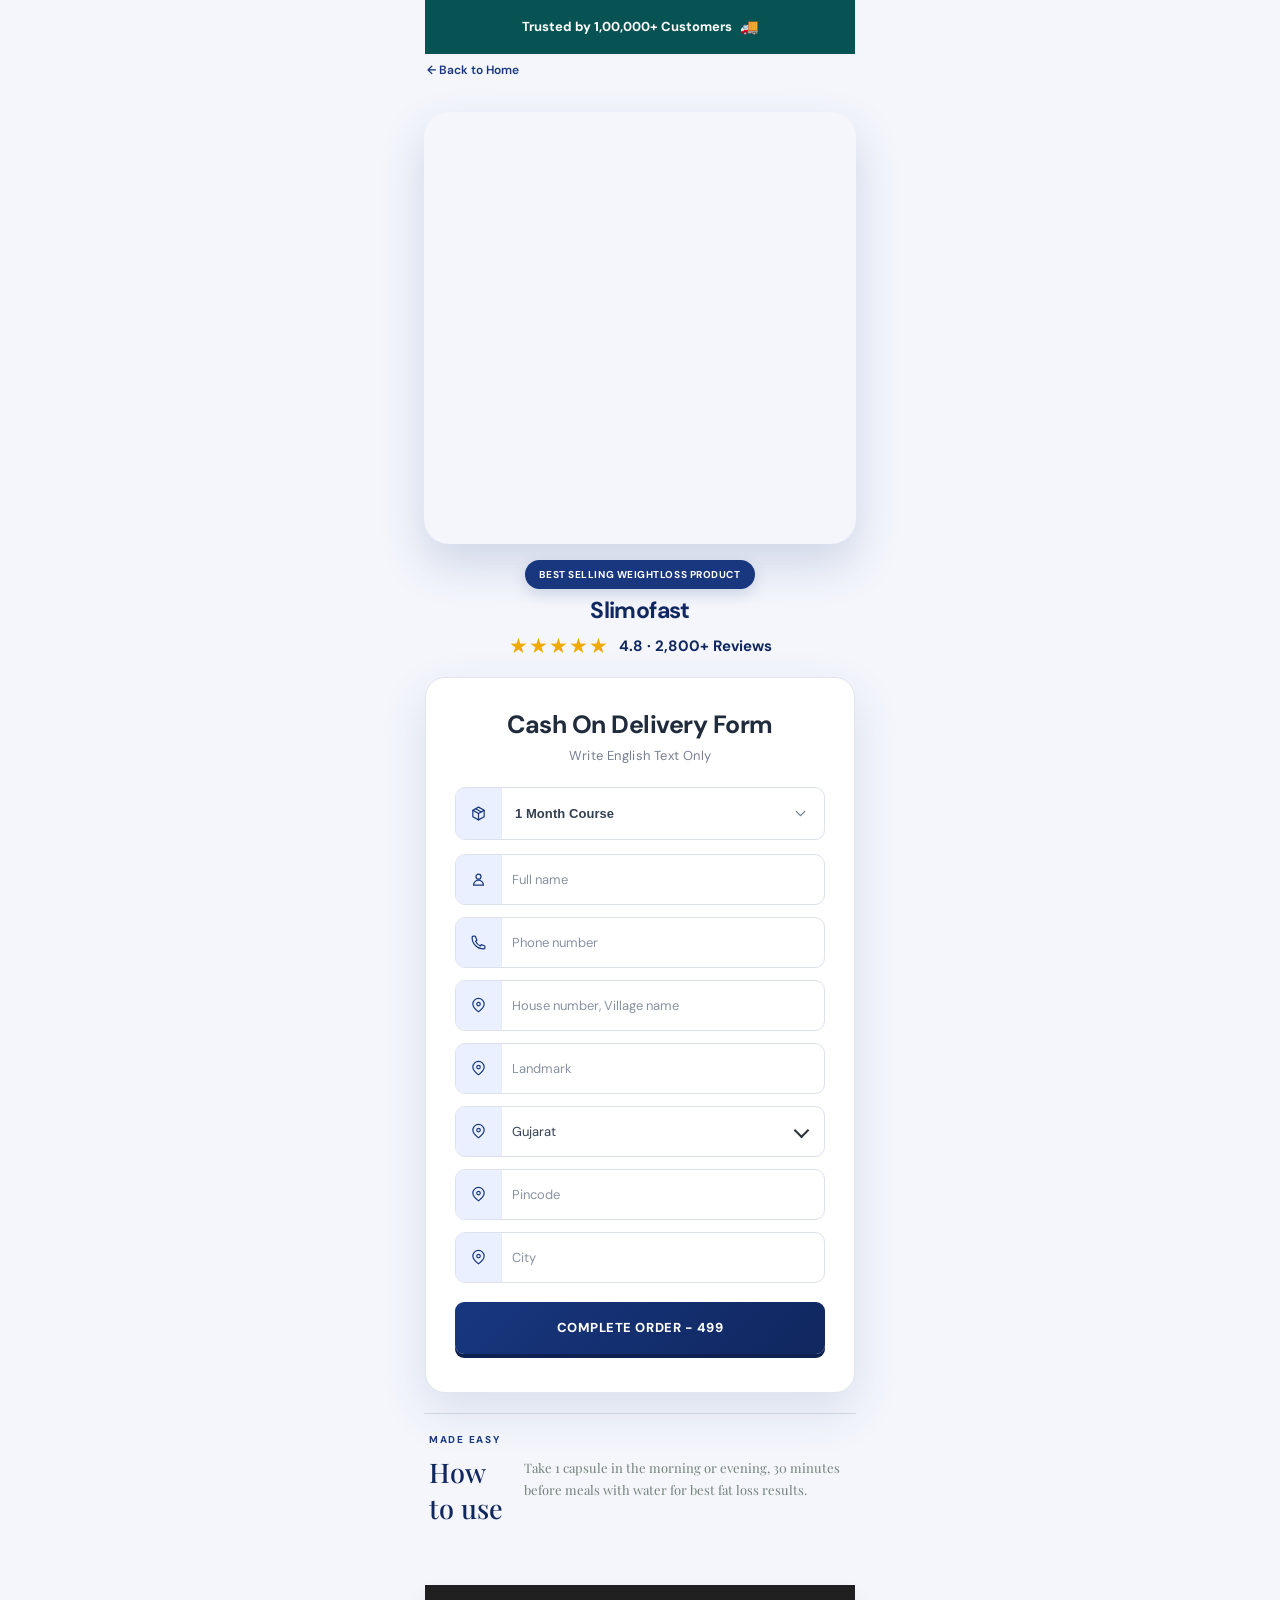
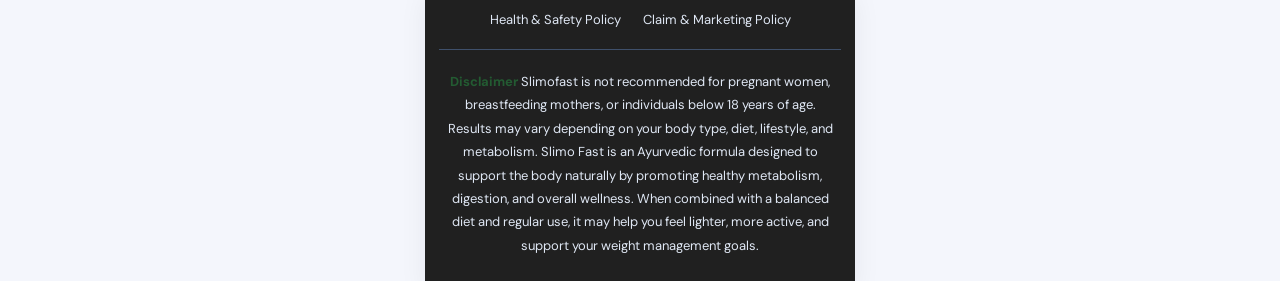
<file: product.html>
<!doctype html>
<html lang="en">

<head>
  <meta charset="utf-8">
  <meta name="viewport" content="width=device-width, initial-scale=1">
  <meta name="theme-color" content="#f8f4ec">
  <title>Product · Slimofast</title>
  <link rel="stylesheet" href="styles.css">
  <link rel="stylesheet" href="extra.css">
  <link rel="stylesheet" href="product-theme.css">
  <link rel="stylesheet" href="responsive.css">
</head>

<body>
  <svg class="icon-library" aria-hidden="true" xmlns="http://www.w3.org/2000/svg">
    <symbol id="icon-box" viewBox="0 0 24 24">
      <path d="m12 3 8 4.5v9L12 21l-8-4.5v-9L12 3Z" />
      <path d="m4.3 7.6 7.7 4.3 7.7-4.3M12 12v9M8 5.3l8 4.5" />
    </symbol>
    <symbol id="icon-user" viewBox="0 0 24 24">
      <circle cx="12" cy="8" r="3.5" />
      <path d="M5 20a7 7 0 0 1 14 0Z" />
    </symbol>
    <symbol id="icon-phone" viewBox="0 0 24 24">
      <path
        d="M7 3H4.8A1.8 1.8 0 0 0 3 4.9C3 13.8 10.2 21 19.1 21a1.9 1.9 0 0 0 1.9-1.8V17l-5-2-1.5 2a15 15 0 0 1-6.7-6.7l2-1.5-2-5Z" />
    </symbol>
    <symbol id="icon-pin" viewBox="0 0 24 24">
      <path d="M20 10c0 5-8 11-8 11S4 15 4 10a8 8 0 1 1 16 0Z" />
      <circle cx="12" cy="10" r="2.5" />
    </symbol>
  </svg>
  <div class="topline">Trusted by 1,00,000+ Customers <span>🚚</span></div>
  <header class="site-header"><a class="brand" href="index.html" aria-label="Slimofast home"><span
        class="brand-mark">s</span> slimofast<span class="brand-dot">.</span></a><span class="header-note">A little
      care, every day</span></header>
  <main class="detail-main">
    <a class="back-link" href="index.html">← Back to Home</a>
    <section class="detail-layout">
      <div class="detail-product">
        <div class="detail-visual" id="detail-visual"></div>
        <p class="detail-eyebrow">BEST SELLING WEIGHTLOSS PRODUCT</p>
        <h1 id="detail-name"></h1>
        <p class="rating" id="detail-rating"></p>
      </div>
      <section class="detail-order" aria-labelledby="cod-title">
        <form class="order-card" id="order-form">
          <div class="screenshot-form-heading">
            <h2 id="cod-title">Cash On Delivery Form</h2>
            <p>Write English Text Only</p>
          </div>
          <div class="course-picker" id="course-picker">
            <span class="sr-only" id="course-label">Select course</span>
            <button class="course-picker-trigger" id="course-trigger" type="button"
              aria-labelledby="course-label course-selected" aria-haspopup="listbox" aria-expanded="false">
              <span class="field-icon" aria-hidden="true"><svg>
                  <use href="#icon-box" />
                </svg></span>
              <span class="course-selected" id="course-selected"></span>
              <svg class="course-chevron" viewBox="0 0 24 24" aria-hidden="true">
                <path d="m6 9 6 6 6-6" />
              </svg>
            </button>
            <div class="course-menu" id="course-menu" role="listbox" aria-labelledby="course-label" hidden></div>
            <input type="hidden" name="course" id="course-value">
          </div>
          <div class="form-grid">
            <label class="wide"><span class="sr-only">Full name</span><span class="field-icon" aria-hidden="true"><svg>
                  <use href="#icon-user" />
                </svg></span><input name="name" autocomplete="name" placeholder="Full name" required></label>
            <label class="wide"><span class="sr-only">Phone number</span><span class="field-icon"
                aria-hidden="true"><svg>
                  <use href="#icon-phone" />
                </svg></span><input name="phone" type="tel" inputmode="numeric" autocomplete="tel"
                placeholder="Phone number" pattern="[6-9][0-9]{9}" maxlength="10" required></label>
            <label class="wide"><span class="sr-only">House number, Village name</span><span class="field-icon"
                aria-hidden="true"><svg>
                  <use href="#icon-pin" />
                </svg></span><input name="address" autocomplete="street-address"
                placeholder="House number, Village name" required></label>
            <label class="wide"><span class="sr-only">Landmark</span><span class="field-icon" aria-hidden="true"><svg>
                  <use href="#icon-pin" />
                </svg></span><input name="landmark" placeholder="Landmark" required></label>
            <label class="wide"><span class="sr-only">State</span><span class="field-icon" aria-hidden="true"><svg>
                  <use href="#icon-pin" />
                </svg></span><select name="state" autocomplete="address-level1" required>
                <option>Gujarat</option>
                <option>Andhra Pradesh</option>
                <option>Assam</option>
                <option>Bihar</option>
                <option>Chhattisgarh</option>
                <option>Delhi</option>
                <option>Haryana</option>
                <option>Jharkhand</option>
                <option>Karnataka</option>
                <option>Kerala</option>
                <option>Madhya Pradesh</option>
                <option>Maharashtra</option>
                <option>Odisha</option>
                <option>Punjab</option>
                <option>Rajasthan</option>
                <option>Tamil Nadu</option>
                <option>Telangana</option>
                <option>Uttar Pradesh</option>
                <option>Uttarakhand</option>
                <option>West Bengal</option>
              </select></label>
            <label class="wide"><span class="sr-only">Pincode</span><span class="field-icon" aria-hidden="true"><svg>
                  <use href="#icon-pin" />
                </svg></span><input name="pin" inputmode="numeric" autocomplete="postal-code" placeholder="Pincode"
                pattern="[0-9]{6}" maxlength="6" required></label>
            <label class="wide"><span class="sr-only">City</span><span class="field-icon" aria-hidden="true"><svg>
                  <use href="#icon-pin" />
                </svg></span><input name="city" autocomplete="address-level2" placeholder="City" required></label>
          </div>
          <button class="screenshot-submit" type="submit" id="submit-order">Complete Order - 499</button>
          <p class="form-footnote" id="form-note" aria-live="polite"></p>
        </form>
      </section>
    </section>
    <section class="how detail-how" id="detail-how">
      <div>
        <p class="eyebrow">MADE EASY</p>
        <h2>How to use</h2>
      </div>
      <p id="usage"></p>
    </section>
  </main>
  <footer class="legal-footer">
    <nav aria-label="Policies"><span>Health &amp; Safety Policy</span><span>Claim &amp; Marketing Policy</span></nav>
    <hr>
    <p><strong>Disclaimer</strong> Slimofast is not recommended for pregnant women, breastfeeding mothers, or
      individuals below 18 years of age.<br>Results may vary depending on your body type, diet, lifestyle, and
      metabolism. Slimo Fast is an Ayurvedic formula designed to support the body naturally by promoting healthy
      metabolism, digestion, and overall wellness. When combined with a balanced diet and regular use, it may help you
      feel lighter, more active, and support your weight management goals.</p>
  </footer>
  <script src="products.js"></script>
  <script src="product.js"></script>
</body>

</html>
</file>
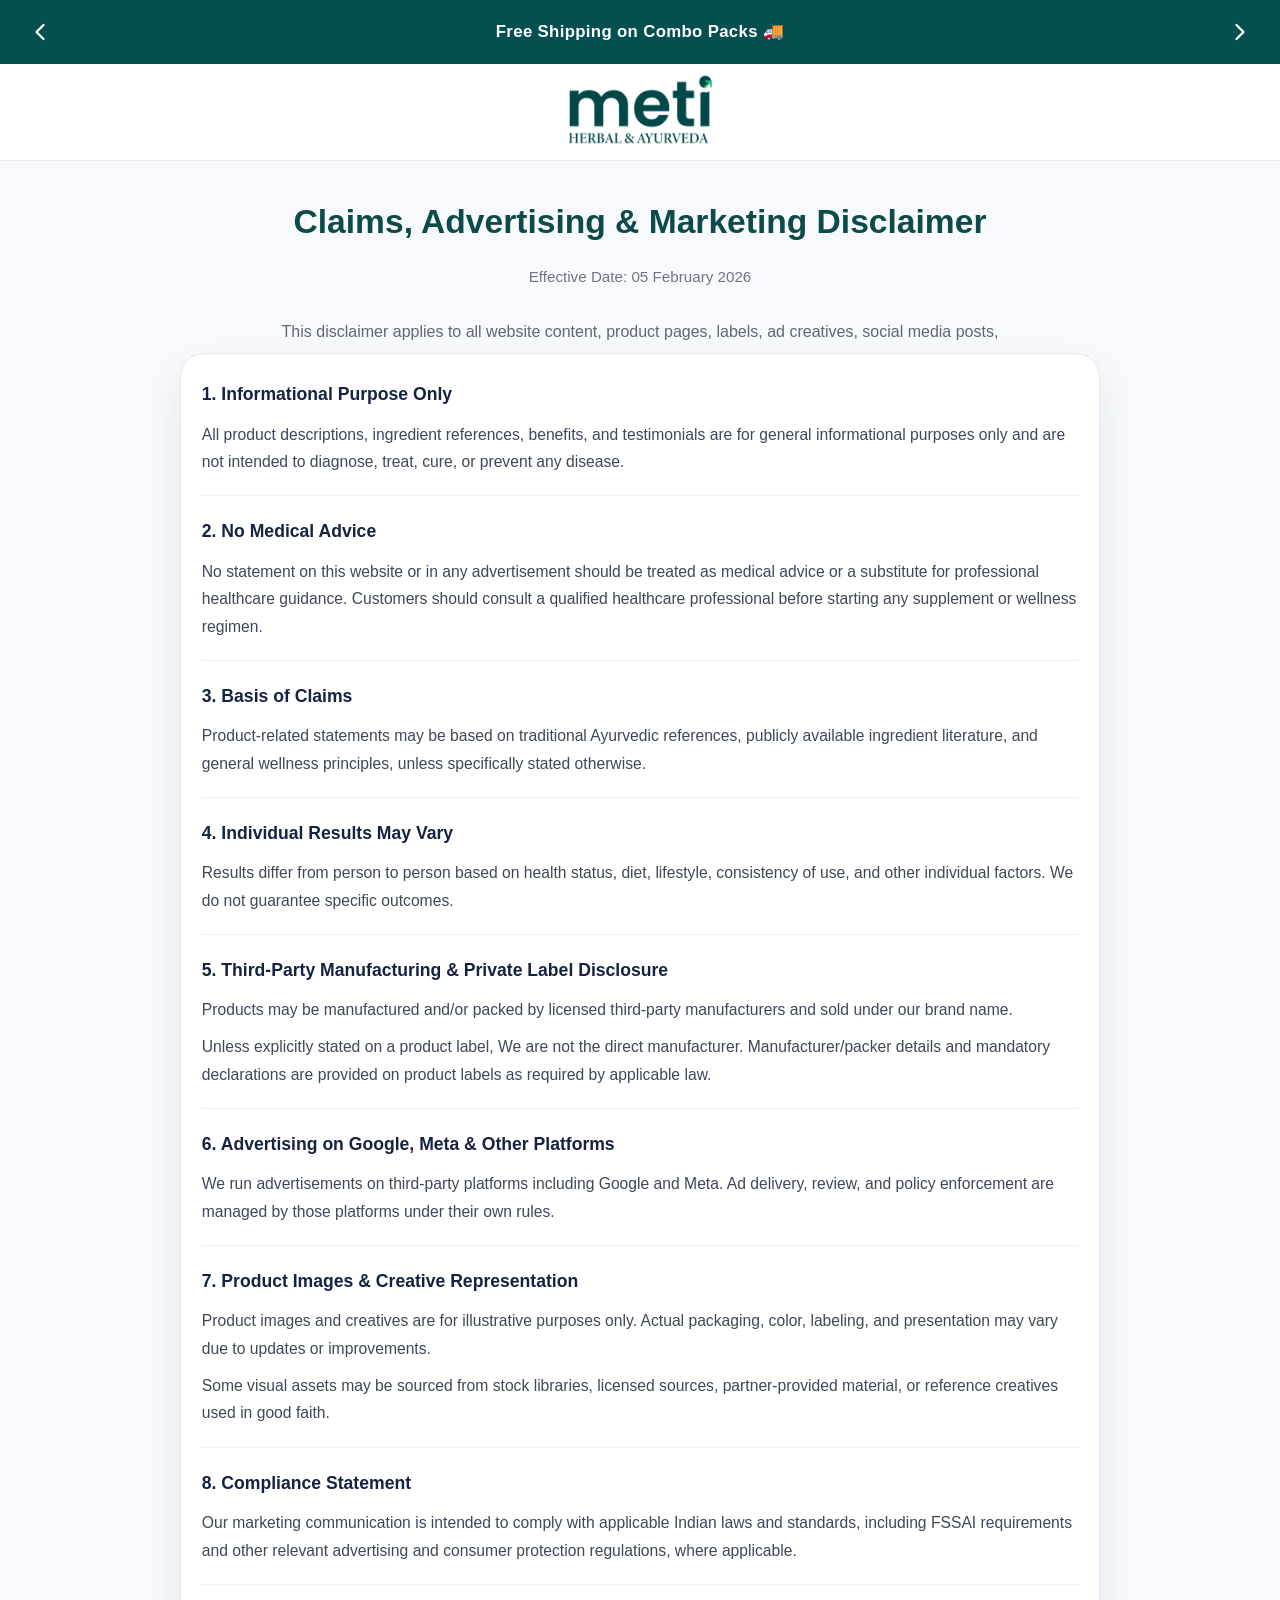
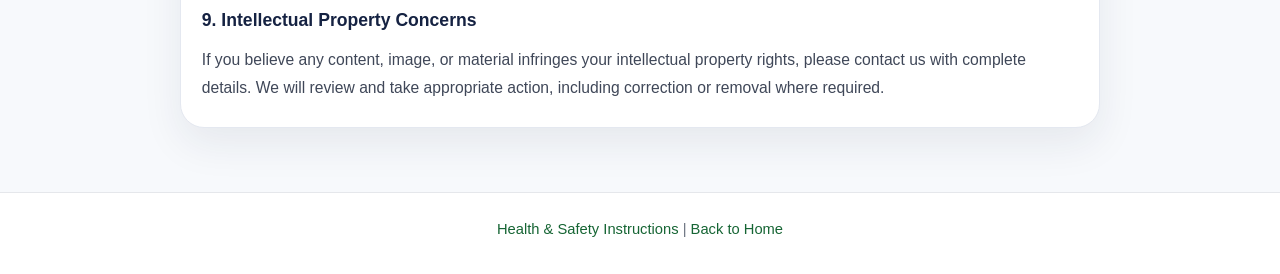
<file: CodLive/ClaimMarketing.html>
<!DOCTYPE html>
<html lang="en">
<head>
  <meta charset="UTF-8" />
  <meta name="viewport" content="width=device-width, initial-scale=1.0" />
  <title>Claims & Marketing Compliance</title>
  <style>
    body {
      font-family: "Avenir Next", "Segoe UI", sans-serif;
      background: #f7f9fc;
      color: #3f4758;
      margin: 0;
      padding: 0;
      line-height: 1.75;
    }
    img {
      max-width: 100%;
      display: block;
    }
    .site-header {
      position: relative;
      z-index: 10;
      background: transparent;
    }
    .announcement-bar {
      display: grid;
      grid-template-columns: 44px 1fr 44px;
      align-items: center;
      min-height: 64px;
      padding: 0 18px;
      background: #054f50;
      color: #fff;
      font-size: 1.05rem;
      font-weight: 700;
      letter-spacing: 0.02em;
    }
    .announcement-text {
      text-align: center;
    }
    .arrow-btn {
      display: grid;
      place-items: center;
      padding: 0;
      border: 0;
      background: transparent;
      color: #fff;
    }
    .nav-bar {
      background: #ffffff;
      border-bottom: 1px solid rgba(20, 32, 59, 0.08);
    }
    .header-inner {
      display: flex;
      align-items: center;
      justify-content: center;
      min-height: 96px;
      padding: 0 22px;
    }
    .brand-home {
      display: inline-flex;
      align-items: center;
      justify-content: center;
    }
    .brand-logo {
      width: auto;
      height: 82px;
      max-width: min(44vw, 230px);
      object-fit: contain;
    }
    .section {
      max-width: 920px;
      margin: 2rem auto;
      padding: 0 1rem 2rem;
    }
    h1 {
      color: #0d4b4b;
      font-size: 2.1rem;
      font-weight: 700;
      text-align: center;
      margin: 0 0 0.75rem;
    }
    .intro {
      max-width: 780px;
      margin: 0 auto 0.45rem;
      text-align: center;
      font-size: 1rem;
      color: #5f6677;
    }
    .effective-date {
      margin: 0 auto 1.7rem;
      text-align: center;
      font-size: 0.95rem;
      color: #6f7584;
    }
    .content-card {
      background: #ffffff;
      border: 1px solid #e4e8f0;
      border-radius: 24px;
      padding: 1.6rem 1.3rem;
      box-shadow: 0 16px 40px rgba(26, 40, 69, 0.08);
    }
    .rule {
      margin: 0;
      padding: 1.25rem 0;
      border-bottom: 1px solid #edf0f5;
    }
    .rule:first-child {
      padding-top: 0;
    }
    .rule:last-child {
      border-bottom: 0;
      padding-bottom: 0;
    }
    h2 {
      margin: 0 0 0.65rem;
      font-size: 1.1rem;
      color: #152242;
    }
    p {
      font-size: 0.98rem;
      margin: 0.6rem 0 0;
    }
    strong {
      color: #0f1629;
    }
    footer {
      text-align: center;
      padding: 1.5rem 1rem 2rem;
      border-top: 1px solid #e5e7eb;
      font-size: 0.92rem;
      color: #6b7280;
      background: #ffffff;
    }
    a {
      color: #166534;
      text-decoration: none;
    }
    @media (max-width: 640px) {
      .announcement-bar {
        min-height: 56px;
        padding: 0 10px;
        font-size: 0.92rem;
      }
      .header-inner {
        min-height: 80px;
        padding: 0 16px;
      }
      .brand-logo {
        height: 64px;
        max-width: 170px;
      }
      .section {
        margin: 1.25rem auto;
        padding: 0 0.75rem 1.5rem;
      }
      h1 {
        font-size: 1.72rem;
      }
      .content-card {
        padding: 1.2rem 1rem;
        border-radius: 18px;
      }
      h2 {
        font-size: 1.02rem;
      }
      p,
      .intro,
      .effective-date {
        font-size: 0.94rem;
      }
    }
  </style>
</head>
<body>
  <header class="site-header">
    <div class="announcement-bar">
      <button class="arrow-btn" type="button" aria-hidden="true">
        <svg viewBox="0 0 24 24" fill="none" stroke="currentColor" stroke-width="1.9" stroke-linecap="round" stroke-linejoin="round" aria-hidden="true" width="28" height="28">
          <path d="M15 18l-6-6 6-6"/>
        </svg>
      </button>
      <div class="announcement-text">Free Shipping on Combo Packs 🚚</div>
      <button class="arrow-btn" type="button" aria-hidden="true">
        <svg viewBox="0 0 24 24" fill="none" stroke="currentColor" stroke-width="1.9" stroke-linecap="round" stroke-linejoin="round" aria-hidden="true" width="28" height="28">
          <path d="M9 6l6 6-6 6"/>
        </svg>
      </button>
    </div>
    <div class="nav-bar">
      <div class="header-inner">
        <a class="brand-home" href="index.html" aria-label="Back to home">
          <img src="logoNww.avif" alt="Meti logo" class="brand-logo">
        </a>
      </div>
    </div>
  </header>

  <section class="section">
    <h1>Claims, Advertising &amp; Marketing Disclaimer</h1>
    <p class="effective-date">Effective Date: 05 February 2026</p>
    <p class="intro">
      This disclaimer applies to all website content, product pages, labels, ad creatives, social media posts,
    </p>

    <div class="content-card">
      <div class="rule">
        <h2>1. Informational Purpose Only</h2>
        <p>All product descriptions, ingredient references, benefits, and testimonials are for general informational purposes only and are not intended to diagnose, treat, cure, or prevent any disease.</p>
      </div>

      <div class="rule">
        <h2>2. No Medical Advice</h2>
        <p>No statement on this website or in any advertisement should be treated as medical advice or a substitute for professional healthcare guidance. Customers should consult a qualified healthcare professional before starting any supplement or wellness regimen.</p>
      </div>

      <div class="rule">
        <h2>3. Basis of Claims</h2>
        <p>Product-related statements may be based on traditional Ayurvedic references, publicly available ingredient literature, and general wellness principles, unless specifically stated otherwise.</p>
      </div>

      <div class="rule">
        <h2>4. Individual Results May Vary</h2>
        <p>Results differ from person to person based on health status, diet, lifestyle, consistency of use, and other individual factors. We do not guarantee specific outcomes.</p>
      </div>

      <div class="rule">
        <h2>5. Third-Party Manufacturing &amp; Private Label Disclosure</h2>
        <p> Products may be manufactured and/or packed by licensed third-party manufacturers and sold under our brand name.</p>
        <p>Unless explicitly stated on a product label, We are not the direct manufacturer. Manufacturer/packer details and mandatory declarations are provided on product labels as required by applicable law.</p>
      </div>

      <div class="rule">
        <h2>6. Advertising on Google, Meta &amp; Other Platforms</h2>
        <p>We run advertisements on third-party platforms including Google and Meta. Ad delivery, review, and policy enforcement are managed by those platforms under their own rules.</p>
      </div>

      <div class="rule">
        <h2>7. Product Images &amp; Creative Representation</h2>
        <p>Product images and creatives are for illustrative purposes only. Actual packaging, color, labeling, and presentation may vary due to updates or improvements.</p>
        <p>Some visual assets may be sourced from stock libraries, licensed sources, partner-provided material, or reference creatives used in good faith.</p>
      </div>

      <div class="rule">
        <h2>8. Compliance Statement</h2>
        <p>Our marketing communication is intended to comply with applicable Indian laws and standards, including FSSAI requirements and other relevant advertising and consumer protection regulations, where applicable.</p>
      </div>

      <div class="rule">
        <h2>9. Intellectual Property Concerns</h2>
        <p>If you believe any content, image, or material infringes your intellectual property rights, please contact us with complete details. We will review and take appropriate action, including correction or removal where required.</p>
      </div>
    </div>
  </section>

  <footer>
    <a href="HealthSafety.html">Health & Safety Instructions</a> |
    <a href="index.html">Back to Home</a>
  </footer>
</body>
</html>
</file>
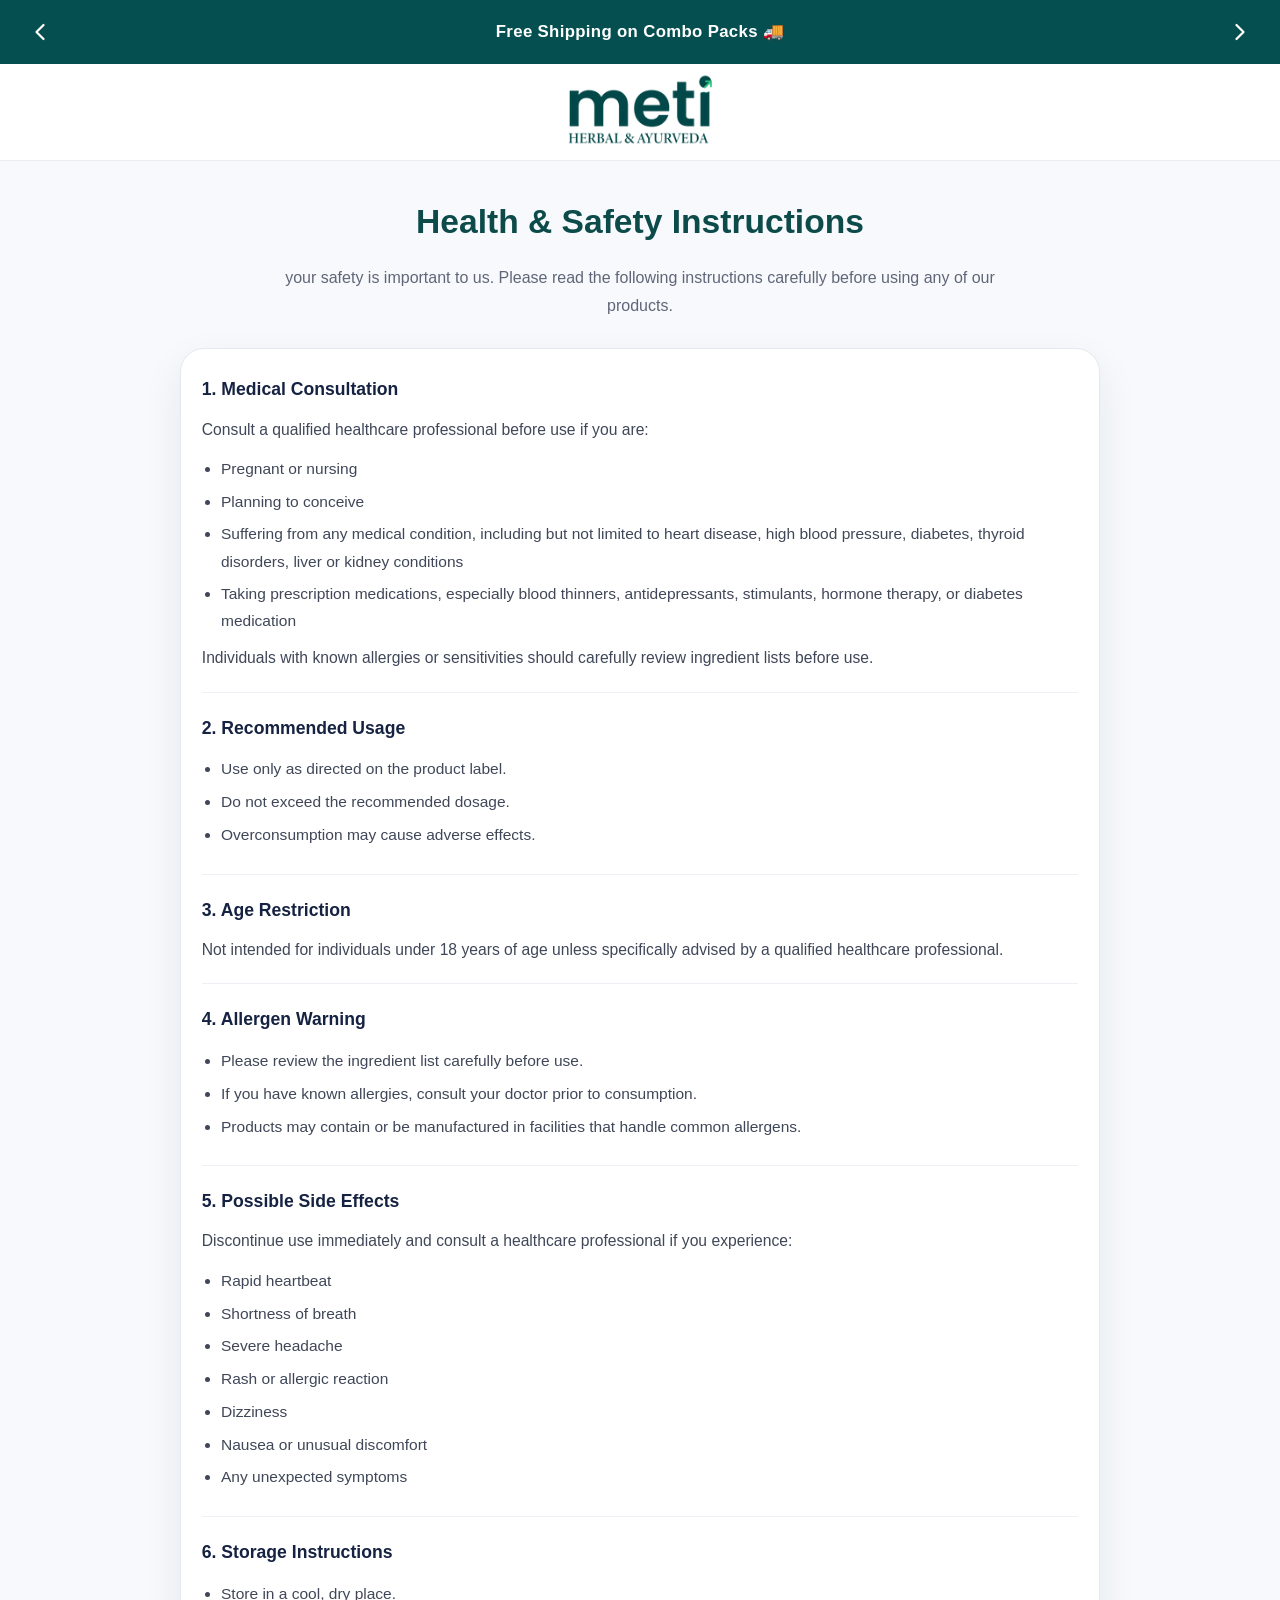
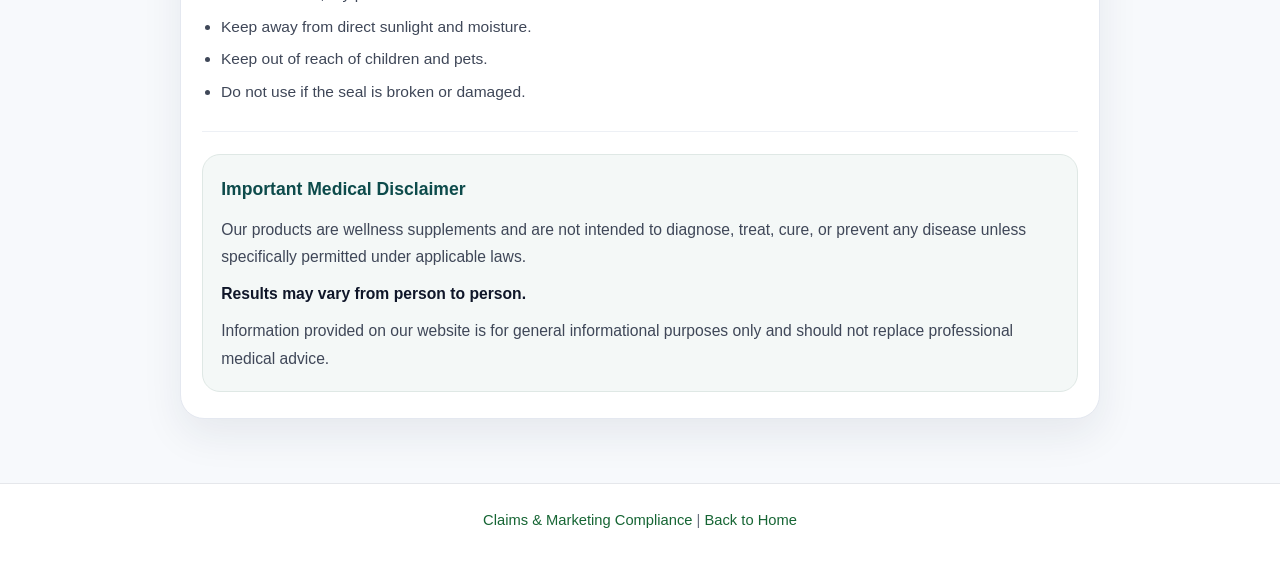
<file: CodLive/HealthSafety.html>
<!DOCTYPE html>
<html lang="en">
<head>
  <meta charset="UTF-8" />
  <meta name="viewport" content="width=device-width, initial-scale=1.0" />
  <title>Health & Safety Instructions</title>
  <style>
    body {
      font-family: "Avenir Next", "Segoe UI", sans-serif;
      background: #f7f9fc;
      color: #3f4758;
      margin: 0;
      padding: 0;
      line-height: 1.75;
    }
    img {
      max-width: 100%;
      display: block;
    }
    .site-header {
      position: relative;
      z-index: 10;
      background: transparent;
    }
    .announcement-bar {
      display: grid;
      grid-template-columns: 44px 1fr 44px;
      align-items: center;
      min-height: 64px;
      padding: 0 18px;
      background: #054f50;
      color: #fff;
      font-size: 1.05rem;
      font-weight: 700;
      letter-spacing: 0.02em;
    }
    .announcement-text {
      text-align: center;
    }
    .arrow-btn {
      display: grid;
      place-items: center;
      padding: 0;
      border: 0;
      background: transparent;
      color: #fff;
    }
    .nav-bar {
      background: #ffffff;
      border-bottom: 1px solid rgba(20, 32, 59, 0.08);
    }
    .header-inner {
      display: flex;
      align-items: center;
      justify-content: center;
      min-height: 96px;
      padding: 0 22px;
    }
    .brand-home {
      display: inline-flex;
      align-items: center;
      justify-content: center;
    }
    .brand-logo {
      width: auto;
      height: 82px;
      max-width: min(44vw, 230px);
      object-fit: contain;
    }
    .section {
      max-width: 920px;
      margin: 2rem auto;
      padding: 0 1rem 2rem;
    }
    h1 {
      color: #0d4b4b;
      font-size: 2.1rem;
      font-weight: 700;
      text-align: center;
      margin: 0 0 0.75rem;
    }
    .intro {
      max-width: 760px;
      margin: 0 auto 1.75rem;
      text-align: center;
      font-size: 1rem;
      color: #5f6677;
    }
    .content-card {
      background: #ffffff;
      border: 1px solid #e4e8f0;
      border-radius: 24px;
      padding: 1.6rem 1.3rem;
      box-shadow: 0 16px 40px rgba(26, 40, 69, 0.08);
    }
    .rule {
      margin: 0;
      padding: 1.25rem 0;
      border-bottom: 1px solid #edf0f5;
    }
    .rule:first-child {
      padding-top: 0;
    }
    .rule:last-child {
      border-bottom: 0;
      padding-bottom: 0;
    }
    h2 {
      margin: 0 0 0.65rem;
      font-size: 1.1rem;
      color: #152242;
    }
    p {
      font-size: 0.98rem;
      margin: 0.6rem 0 0;
    }
    ul {
      margin: 0.75rem 0 0;
      padding-left: 1.2rem;
    }
    li {
      margin: 0.35rem 0;
      font-size: 0.97rem;
    }
    strong {
      color: #0f1629;
    }
    .note-card {
      margin-top: 1.4rem;
      padding: 1.2rem 1.15rem;
      border-radius: 18px;
      background: #f4f8f7;
      border: 1px solid #dfe8e5;
    }
    .note-card h2 {
      color: #0d4b4b;
    }
    footer {
      text-align: center;
      padding: 1.5rem 1rem 2rem;
      border-top: 1px solid #e5e7eb;
      font-size: 0.92rem;
      color: #6b7280;
      background: #ffffff;
    }
    a {
      color: #166534;
      text-decoration: none;
    }
    @media (max-width: 640px) {
      .announcement-bar {
        min-height: 56px;
        padding: 0 10px;
        font-size: 0.92rem;
      }
      .header-inner {
        min-height: 80px;
        padding: 0 16px;
      }
      .brand-logo {
        height: 64px;
        max-width: 170px;
      }
      .section {
        margin: 1.25rem auto;
        padding: 0 0.75rem 1.5rem;
      }
      h1 {
        font-size: 1.75rem;
      }
      .content-card {
        padding: 1.2rem 1rem;
        border-radius: 18px;
      }
      h2 {
        font-size: 1.02rem;
      }
      p,
      li,
      .intro {
        font-size: 0.94rem;
      }
    }
  </style>
</head>
<body>
  <header class="site-header">
    <div class="announcement-bar">
      <button class="arrow-btn" type="button" aria-hidden="true">
        <svg viewBox="0 0 24 24" fill="none" stroke="currentColor" stroke-width="1.9" stroke-linecap="round" stroke-linejoin="round" aria-hidden="true" width="28" height="28">
          <path d="M15 18l-6-6 6-6"/>
        </svg>
      </button>
      <div class="announcement-text">Free Shipping on Combo Packs 🚚</div>
      <button class="arrow-btn" type="button" aria-hidden="true">
        <svg viewBox="0 0 24 24" fill="none" stroke="currentColor" stroke-width="1.9" stroke-linecap="round" stroke-linejoin="round" aria-hidden="true" width="28" height="28">
          <path d="M9 6l6 6-6 6"/>
        </svg>
      </button>
    </div>
    <div class="nav-bar">
      <div class="header-inner">
        <a class="brand-home" href="index.html" aria-label="Back to home">
          <img src="logoNww.avif" alt="Meti logo" class="brand-logo">
        </a>
      </div>
    </div>
  </header>

  <section class="section">
    <h1>Health &amp; Safety Instructions</h1>
    <p class="intro">
      your safety is important to us.
      Please read the following instructions carefully before using any of our products.
    </p>

    <div class="content-card">
      <div class="rule">
        <h2>1. Medical Consultation</h2>
        <p>Consult a qualified healthcare professional before use if you are:</p>
        <ul>
          <li>Pregnant or nursing</li>
          <li>Planning to conceive</li>
          <li>Suffering from any medical condition, including but not limited to heart disease, high blood pressure, diabetes, thyroid disorders, liver or kidney conditions</li>
          <li>Taking prescription medications, especially blood thinners, antidepressants, stimulants, hormone therapy, or diabetes medication</li>
        </ul>
        <p>Individuals with known allergies or sensitivities should carefully review ingredient lists before use.</p>
      </div>

      <div class="rule">
        <h2>2. Recommended Usage</h2>
        <ul>
          <li>Use only as directed on the product label.</li>
          <li>Do not exceed the recommended dosage.</li>
          <li>Overconsumption may cause adverse effects.</li>
        </ul>
      </div>

      <div class="rule">
        <h2>3. Age Restriction</h2>
        <p>Not intended for individuals under 18 years of age unless specifically advised by a qualified healthcare professional.</p>
      </div>

      <div class="rule">
        <h2>4. Allergen Warning</h2>
        <ul>
          <li>Please review the ingredient list carefully before use.</li>
          <li>If you have known allergies, consult your doctor prior to consumption.</li>
          <li>Products may contain or be manufactured in facilities that handle common allergens.</li>
        </ul>
      </div>

      <div class="rule">
        <h2>5. Possible Side Effects</h2>
        <p>Discontinue use immediately and consult a healthcare professional if you experience:</p>
        <ul>
          <li>Rapid heartbeat</li>
          <li>Shortness of breath</li>
          <li>Severe headache</li>
          <li>Rash or allergic reaction</li>
          <li>Dizziness</li>
          <li>Nausea or unusual discomfort</li>
          <li>Any unexpected symptoms</li>
        </ul>
      </div>

      <div class="rule">
        <h2>6. Storage Instructions</h2>
        <ul>
          <li>Store in a cool, dry place.</li>
          <li>Keep away from direct sunlight and moisture.</li>
          <li>Keep out of reach of children and pets.</li>
          <li>Do not use if the seal is broken or damaged.</li>
        </ul>
      </div>

      <div class="note-card">
        <h2>Important Medical Disclaimer</h2>
        <p>Our products are wellness supplements and are not intended to diagnose, treat, cure, or prevent any disease unless specifically permitted under applicable laws.</p>
        <p><strong>Results may vary from person to person.</strong></p>
        <p>Information provided on our website is for general informational purposes only and should not replace professional medical advice.</p>
      </div>
    </div>
  </section>

  <footer>
    <a href="ClaimMarketing.html">Claims & Marketing Compliance</a> |
    <a href="index.html">Back to Home</a>
  </footer>
</body>
</html>
</file>
<file: styles.css>
@import url('https://fonts.googleapis.com/css2?family=DM+Sans:wght@400;500;600;700&family=Playfair+Display:ital,wght@0,500;0,600;0,700;1,500;1,600&display=swap');
:root{--ink:#233a2d;--green:#294d38;--muted:#738076;--paper:#f8f5ef;--line:#e6e2d9;--orange:#d37f4b;--white:#fffefa}*{box-sizing:border-box}html{scroll-behavior:smooth}body{margin:0;background:var(--paper);color:var(--ink);font-family:'DM Sans',sans-serif}.topline{height:36px;background:var(--green);color:#f6f4e9;text-align:center;font-size:11px;letter-spacing:.08em;padding:10px}.topline span{color:#edb986;margin:0 9px}.site-header{height:78px;max-width:1160px;margin:auto;padding:0 26px;display:flex;align-items:center;justify-content:space-between;border-bottom:1px solid var(--line)}.brand{text-decoration:none;color:var(--green);font-weight:700;font-size:20px;letter-spacing:-.8px;display:flex;align-items:center;gap:8px}.brand-mark{background:var(--green);color:#fff;border-radius:50%;width:27px;height:27px;display:grid;place-items:center;font:italic 20px 'Playfair Display';}.brand-dot{color:var(--orange);margin-left:-8px}.header-note{font-size:12px;color:var(--muted);letter-spacing:.03em}main{max-width:1050px;margin:auto;padding:0 26px}.intro{text-align:center;padding:77px 0 65px}.eyebrow{font-size:10px;font-weight:700;letter-spacing:.17em;color:#a46c4d;margin:0 0 15px}.intro h1,.order-copy h2{font:500 clamp(42px,6vw,68px)/1.04 'Playfair Display',serif;letter-spacing:-1.4px;margin:0}.intro h1 em,.order-copy h2 em{color:#a46c4d;font-weight:500}.intro-copy{color:var(--muted);font-size:14px;margin:20px auto 0;max-width:410px;line-height:1.7}.product-section{padding-bottom:86px}.section-heading{display:flex;align-items:end;justify-content:space-between;margin-bottom:23px}.section-heading h2,.how h2{font:500 30px 'Playfair Display',serif;margin:0}.section-heading .eyebrow{margin-bottom:8px}.choice-count{font-size:12px;color:var(--muted);padding-bottom:4px}.choice-count i{color:#d1c7b9;font-style:normal;margin:0 4px}.products{display:grid;grid-template-columns:1fr 1fr;gap:20px}.product-card{border:1px solid var(--line);background:var(--white);border-radius:5px;padding:0;overflow:hidden;text-align:left;color:inherit;cursor:pointer;transition:border .2s,transform .2s,box-shadow .2s}.product-card:hover{transform:translateY(-3px);box-shadow:0 12px 32px #253c2c10}.product-card.selected{border:1.5px solid var(--green);box-shadow:0 0 0 3px #294d3810}.product-visual{height:270px;background:#f0e9dc;position:relative;overflow:hidden;display:grid;place-items:center}.product-card:nth-child(2) .product-visual{background:#e8eee7}.product-visual img{width:100%;height:100%;object-fit:contain;mix-blend-mode:multiply;padding:18px}.visual-placeholder{display:flex;flex-direction:column;align-items:center;gap:9px;color:#56715e}.visual-placeholder span{font:500 22px 'Playfair Display',serif}.visual-placeholder small{font-size:10px;letter-spacing:.08em;color:#829087}.pill{position:absolute;top:15px;left:15px;border-radius:20px;background:#fffdf6d9;padding:7px 11px;font-size:9px;letter-spacing:.12em;color:var(--green);font-weight:700}.selected-check{position:absolute;right:15px;top:15px;width:25px;height:25px;background:var(--green);border:2px solid white;color:white;border-radius:50%;display:grid;place-items:center;font-size:12px;opacity:0}.selected .selected-check{opacity:1}.product-info{padding:20px 22px 19px;display:flex;justify-content:space-between;align-items:center}.product-name{font:500 22px 'Playfair Display',serif}.product-desc{font-size:11px;color:var(--muted);margin-top:5px}.product-arrow{font-size:19px;color:#a46c4d}.order-section{border-top:1px solid var(--line);padding:80px 0 89px;display:grid;grid-template-columns:.83fr 1.17fr;gap:65px;align-items:start}.order-copy{padding-top:28px}.order-copy h2{font-size:50px}.order-copy>p:not(.eyebrow){font-size:13px;color:var(--muted);line-height:1.8;max-width:270px;margin-top:18px}.trust-note{margin-top:31px;font-size:11px;color:var(--green)}.trust-note span{display:inline-grid;place-items:center;border:1px solid #a8b6a8;border-radius:50%;width:20px;height:20px;margin-right:7px}.order-card{background:var(--white);border:1px solid var(--line);border-radius:6px;padding:27px 28px 21px;box-shadow:0 15px 45px #433c2910}.form-title{display:flex;justify-content:space-between;align-items:center;border-bottom:1px solid var(--line);padding-bottom:19px}.form-title .eyebrow{margin:0 0 7px;font-size:9px}.form-title h3{font:500 23px 'Playfair Display',serif;margin:0}.secure{color:var(--green);background:#eef2ea;border-radius:3px;padding:6px 8px;font-size:9px;font-weight:700}.course-field{border:0;padding:19px 0 17px;margin:0}.course-field legend{font-size:11px;font-weight:600;margin-bottom:10px;padding:0}.courses{display:flex;gap:8px;flex-wrap:wrap}.course-btn{border:1px solid var(--line);background:#fffefa;border-radius:3px;padding:9px 12px;color:var(--ink);cursor:pointer;font:500 11px 'DM Sans';transition:.18s}.course-btn:hover,.course-btn.active{border-color:var(--green);background:#edf1e9}.course-btn:disabled{color:#aaa;cursor:not-allowed;background:#f5f3ee}.form-grid{display:grid;grid-template-columns:1fr 1fr;gap:14px 11px}.form-grid label{font-size:10px;color:#657167;font-weight:600;display:flex;flex-direction:column;gap:6px}.form-grid .wide{grid-column:1/-1}.form-grid input,.form-grid select{width:100%;height:39px;border:1px solid var(--line);border-radius:3px;background:#fffefa;padding:0 10px;color:var(--ink);font:11px 'DM Sans';outline:none}.form-grid input:focus,.form-grid select:focus{border-color:#78917d}.form-grid input::placeholder{color:#a8ada5}.total-row{border-top:1px solid var(--line);margin-top:20px;padding:15px 0;display:flex;justify-content:space-between;align-items:center;font-size:11px;color:var(--muted)}.total-row strong{font-size:15px;color:var(--ink)}.submit{background:var(--green);color:white;border:0;border-radius:3px;width:100%;padding:14px 16px;display:flex;align-items:center;justify-content:space-between;font:600 12px 'DM Sans';cursor:pointer}.submit:hover:not(:disabled){background:#1d3d2a}.submit:disabled{background:#aab3a8;cursor:not-allowed}.submit span{font-size:18px}.form-footnote{text-align:center;font-size:9px;color:#929a90;margin:12px 0 0}.how{border-top:1px solid var(--line);padding:36px 0 47px;display:flex;justify-content:space-between;align-items:center;gap:45px}.how .eyebrow{margin-bottom:8px}.how h2{font-size:27px}.how>p{max-width:470px;margin:0;color:var(--muted);font:14px/1.8 'Playfair Display',serif}footer{background:#ede9df;padding:27px max(26px,calc((100vw - 998px)/2));display:grid;grid-template-columns:auto 1fr;gap:15px 42px;align-items:center}footer .brand{font-size:16px}footer .brand-mark{width:23px;height:23px;font-size:16px}footer p{font-size:10px;line-height:1.7;color:#778077;margin:0;max-width:660px}footer>span{grid-column:2;font-size:9px;color:#8b9188}@media(max-width:700px){.site-header{height:65px;padding:0 20px}main{padding:0 20px}.intro{padding:60px 0 48px}.intro h1{font-size:48px}.product-section{padding-bottom:58px}.products{gap:12px}.product-visual{height:220px}.product-info{padding:15px}.product-name{font-size:19px}.product-desc{font-size:10px}.order-section{padding:54px 0 62px;grid-template-columns:1fr;gap:25px}.order-copy{padding:0}.order-copy h2{font-size:42px}.order-copy>p:not(.eyebrow){max-width:390px}.trust-note{margin-top:18px}.order-card{padding:22px}.how{align-items:flex-start;flex-direction:column;gap:17px}footer{grid-template-columns:1fr;gap:13px;padding:24px 20px}footer>span{grid-column:1}}@media(max-width:430px){.products{grid-template-columns:1fr}.product-visual{height:245px}.section-heading h2{font-size:26px}.order-card{padding:20px 16px}.form-grid{gap:12px 8px}.course-btn{padding:9px 10px}.header-note{font-size:10px}.intro h1{font-size:44px}}
</file>
<file: extra.css>
.product-card {
    display: block;
    text-decoration: none
}

.setup-note {
    font-size: 11px;
    color: var(--muted);
    padding: 5px 0
}

.detail-main {
    min-height: 70vh
}

.back-link {
    display: inline-block;
    margin: 27px 0 20px;
    color: var(--muted);
    font-size: 12px;
    text-decoration: none
}

.back-link:hover {
    color: var(--green)
}

.detail-layout {
    display: grid;
    grid-template-columns: 1fr 1fr;
    gap: 54px;
    align-items: start;
    padding-bottom: 65px
}

.detail-visual {
    height: 390px;
    background: #f0e9dc;
    border-radius: 4px;
    display: grid;
    place-items: center;
    overflow: hidden
}

.detail-visual img {
    height: 100%;
    width: 100%;
    object-fit: contain;
    padding: 20px;
    mix-blend-mode: multiply
}

.detail-visual .visual-placeholder span {
    font-size: 32px
}

.detail-product>.detail-eyebrow {
    margin: 24px 0 8px;
    color: #a46c4d;
    font-size: 10px;
    font-weight: 700;
    letter-spacing: .15em
}

.detail-product h1 {
    font: 500 38px 'Playfair Display', serif;
    margin: 0
}

.rating {
    color: #b37845;
    font-size: 12px;
    margin: 9px 0
}

.detail-how {
    margin-top: 25px;
    padding: 20px 0;
    border-bottom: 0
}

.detail-how>p {
    font-size: 12px
}

.detail-order {
    padding-top: 0
}

.detail-order .order-card {
    position: sticky;
    top: 20px
}

.detail-order .courses {
    flex-direction: column;
    align-items: stretch
}

.detail-order .course-btn {
    text-align: left;
    font-size: 12px
}

.detail-order .form-grid {
    grid-template-columns: 1fr 1fr
}

.detail-order .form-grid .wide {
    grid-column: 1/-1
}

.detail-order .form-footnote {
    font-size: 10px
}

.detail-layout .how {
    border-top: 1px solid var(--line)
}

@media(max-width:700px) {
    .detail-layout {
        grid-template-columns: 1fr;
        gap: 27px;
        padding-bottom: 48px
    }

    .detail-visual {
        height: 310px
    }

    .detail-order .order-card {
        position: static
    }

    .back-link {
        margin-top: 20px
    }

    .detail-product h1 {
        font-size: 32px
    }
}

@media(max-width:430px) {
    .products {
        grid-template-columns: 1fr 1fr
    }

    .product-visual {
        height: 170px
    }

    .product-name {
        font-size: 16px
    }

    .product-info {
        padding: 12px 10px
    }

    .product-desc {
        font-size: 9px
    }

    .product-arrow {
        font-size: 15px
    }

    .pill {
        font-size: 7px;
        left: 8px;
        top: 8px;
        padding: 6px 8px
    }

    .detail-visual {
        height: 260px
    }
}

/* Keep the image frame fixed while fitting each complete product artwork inside it. */
.product-visual img {
    position: absolute;
    inset: 0;
    display: block;
    width: 100%;
    height: 100%;
    max-width: 100%;
    max-height: 100%;
    object-fit: contain !important;
    object-position: center;
    padding: 10px;
    mix-blend-mode: normal
}

/* COD form styled to match the supplied Slimofast order form screenshot. */
body:has(.detail-layout) {
    background: #e6ecfa
}

.detail-order .order-card {
    position: relative;
    top: auto;
    width: min(100%, 410px);
    margin: 0 auto;
    background: #fff;
    border: 0;
    border-radius: 25px;
    padding: 24px 19px 19px;
    box-shadow: 0 14px 32px #26395612
}

.screenshot-form-heading {
    text-align: center;
    margin-bottom: 20px
}

.screenshot-form-heading h2 {
    font: 700 27px/1.2 'DM Sans', sans-serif;
    letter-spacing: -.7px;
    color: #073f48;
    margin: 0
}

.screenshot-form-heading p {
    font: 400 16px 'DM Sans', sans-serif;
    letter-spacing: .04em;
    color: #172b3f;
    margin: 9px 0 0
}

.detail-order .course-select-label,
.detail-order .form-grid label {
    position: relative;
    display: block;
    width: 100%;
    height: 52px;
    margin: 0 0 13px;
    padding: 0;
    border: 1px solid #cbd4e3;
    border-radius: 11px;
    background: #fff;
    overflow: hidden
}

.detail-order .course-select-label {
    margin-bottom: 13px
}

.detail-order .field-icon {
    position: absolute;
    z-index: 1;
    left: 0;
    top: 0;
    width: 44px;
    height: 100%;
    display: grid;
    place-items: center;
    background: #eeeeef;
    border-right: 1px solid #d6dce6;
    color: #333;
    font-size: 16px
}

.detail-order .form-grid {
    display: block
}

.detail-order .form-grid label .sr-only {
    position: absolute;
    width: 1px;
    height: 1px;
    padding: 0;
    margin: -1px;
    overflow: hidden;
    clip: rect(0, 0, 0, 0);
    white-space: nowrap;
    border: 0
}

.detail-order .form-grid input,
.detail-order .form-grid select,
.detail-order #courses {
    width: 100%;
    height: 100%;
    border: 0;
    border-radius: 0;
    background: transparent;
    padding: 0 13px 0 56px;
    color: #172b3f;
    font: 14px 'DM Sans', sans-serif;
    outline: none
}

.detail-order #courses {
    appearance: none;
    padding-right: 40px;
    cursor: pointer
}

.detail-order .course-select-label:after {
    content: '';
    position: absolute;
    right: 17px;
    top: 18px;
    width: 9px;
    height: 9px;
    border-right: 2px solid #263238;
    border-bottom: 2px solid #263238;
    transform: rotate(45deg);
    pointer-events: none
}

.detail-order .form-grid input:focus,
.detail-order .form-grid select:focus,
.detail-order #courses:focus {
    outline: 2px solid #325fe9;
    outline-offset: -2px
}

.detail-order .form-grid input::placeholder {
    color: #78818e;
    opacity: 1
}

.detail-order .form-grid select {
    appearance: none;
    cursor: pointer
}

.detail-order .form-grid label:has(select):after {
    content: '';
    position: absolute;
    right: 17px;
    top: 18px;
    width: 9px;
    height: 9px;
    border-right: 2px solid #263238;
    border-bottom: 2px solid #263238;
    transform: rotate(45deg);
    pointer-events: none
}

.detail-order .screenshot-submit {
    width: 100%;
    height: 54px;
    margin-top: 9px;
    border: 0;
    border-radius: 11px;
    background: #36b928;
    color: white;
    font: 800 15px 'DM Sans', sans-serif;
    box-shadow: 0 5px 0 #218c1c;
    cursor: pointer
}

.detail-order .screenshot-submit:hover:not(:disabled) {
    background: #2aa91f
}

.detail-order .screenshot-submit:disabled {
    background: #9ead9c;
    box-shadow: 0 5px 0 #82917e;
    cursor: not-allowed
}

.detail-order .form-footnote {
    margin: 13px 0 0;
    text-align: center;
    color: #697385;
    font-size: 11px
}

.detail-order .form-grid label:nth-child(3) {
    margin-top: 31px
}

@media(max-width:700px) {
    .detail-layout {
        grid-template-columns: 1fr;
        gap: 26px
    }

    .detail-order .order-card {
        position: relative
    }

    .detail-order {
        padding: 0
    }

    .detail-visual {
        height: 310px
    }
}
</file>
<file: responsive.css>
/* Product artwork stays below the floating badge. */
.product-visual img {
  z-index: 0
}

.product-visual .selected-check {
  z-index: 2
}

.product-info .pill {
  position: static;
  display: inline-flex;
  align-items: center;
  max-width: 100%;
  margin: 0 0 7px;
  padding: 5px 8px;
  border: 1px solid color-mix(in srgb, currentColor 20%, transparent);
  border-radius: 20px;
  background: #f3f5f8;
  font-size: 8px;
  line-height: 1;
  letter-spacing: .09em;
  white-space: nowrap
}

.product-card[data-theme="slimofast"] .product-info .pill {
  background: #eef2ff
}

.product-card[data-theme="sleepo"] .product-info .pill {
  background: #f7efff
}

.products {
  width: 100%;
  grid-template-columns: repeat(2, minmax(0, 1fr))
}

.product-card {
  min-width: 0
}

.product-info {
  min-width: 0
}

.product-name,
.product-desc {
  overflow-wrap: anywhere
}

.choice-count {
  white-space: nowrap
}

.topline {
  height: auto;
  min-height: 36px;
  line-height: 1.35;
  white-space: nowrap;
  padding: 9px 8px;
  font-size: clamp(8px, 1.2vw, 11px)
}

@media(max-width:700px) {
  main {
    width: 100%;
    min-width: 0
  }

  .products {
    grid-template-columns: repeat(2, minmax(0, 1fr));
    gap: 12px
  }

  .product-visual {
    height: 220px
  }

  .product-info {
    padding: 14px
  }

  .product-name {
    font-size: 18px
  }

  .choice-count {
    font-size: 10px
  }

  .detail-main {
    width: 100%;
    min-width: 0
  }
}

@media(max-width:560px) {
  .intro {
    padding: 46px 0 34px
  }

  .intro h1 {
    font-size: clamp(38px, 11vw, 48px)
  }

  .intro-copy {
    font-size: 13px;
    padding: 0 8px
  }

  .section-heading {
    margin-bottom: 15px
  }

  .products {
    grid-template-columns: repeat(2, minmax(0, 1fr));
    gap: 11px
  }

  .product-visual {
    height: auto;
    aspect-ratio: 1/1
  }

  .product-visual img {
    padding: 5px
  }

  .product-info {
    min-height: 97px;
    padding: 11px 10px;
    align-items: flex-start;
    gap: 4px
  }

  .product-meta {
    min-width: 0
  }

  .product-info .pill {
    position: static;
    display: inline-flex;
    max-width: 100%;
    margin: 0 0 7px;
    padding: 5px 7px;
    border: 1px solid currentColor;
    background: transparent;
    font-size: 7px;
    line-height: 1;
    letter-spacing: .08em;
    white-space: nowrap
  }

  .product-name {
    font-size: clamp(14px, 4vw, 18px);
    line-height: 1.15
  }

  .product-desc {
    font-size: 9px;
    line-height: 1.35;
    margin-top: 4px
  }

  .product-arrow {
    font-size: 15px;
    line-height: 1.2;
    margin-top: 27px;
    flex: none
  }

  .topline {
    font-size: 8px;
    letter-spacing: .02em;
    padding: 8px 4px;
    gap: 4px
  }

  .topline span {
    margin: 0 4px
  }

  .section-heading {
    gap: 10px
  }

  .section-heading h2 {
    font-size: 25px
  }

  .product-section {
    padding-bottom: 45px
  }

  footer {
    padding: 22px 18px
  }
}

@media(max-width:350px) {
  .products {
    grid-template-columns: minmax(0, 1fr)
  }

  .product-visual {
    aspect-ratio: 1.28/1
  }

  .product-info {
    min-height: 88px;
    padding: 12px 14px
  }

  .product-name {
    font-size: 18px
  }

  .product-desc {
    font-size: 10px
  }
}

/* Keep the chooser compact and centered like a mobile storefront at every width. */
.home-page {
  background: #e6ecfa
}

.home-page .topline {
  display: block;
  width: min(100%, 430px);
  min-height: 54px;
  margin: 0 auto;
  padding: 17px 6px;
  background: #075354;
  color: #fff;
  font-size: 10px;
  font-weight: 700;
  letter-spacing: 0;
  white-space: nowrap
}

.home-page .topline span {
  color: #f7c35a;
  margin: 0 5px
}

.home-page .site-header {
  width: min(100%, 460px);
  height: 62px;
  padding: 0 14px;
  border-bottom: 1px solid #d7dfef
}

.home-page main {
  width: min(100%, 460px);
  max-width: 460px;
  padding: 0 14px;
  margin: 0 auto
}

.home-page .intro {
  padding: 37px 0 31px
}

.home-page .intro h1 {
  font-size: clamp(37px, 9vw, 47px)
}

.home-page .intro-copy {
  font-size: 13px;
  line-height: 1.55;
  margin-top: 13px
}

.home-page .product-section {
  padding: 26px 0 43px
}

.home-page .section-heading {
  margin-bottom: 15px
}

.home-page .section-heading h2 {
  font-size: 25px
}

.home-page .products {
  width: 100%;
  grid-template-columns: repeat(2, minmax(0, 1fr));
  gap: 11px
}

.home-page .product-card {
  display: grid;
  grid-template-rows: auto 1fr auto;
  min-width: 0;
  overflow: hidden;
  border: 1px solid #0c655d;
  border-radius: 14px;
  background: #fff;
  box-shadow: 0 7px 18px #183c4610;
  color: #0c3337;
  transition: transform .18s, box-shadow .18s
}

.home-page .product-card:hover {
  transform: translateY(-3px);
  box-shadow: 0 12px 24px #183c4620
}

.home-page .product-visual {
  height: auto;
  aspect-ratio: 1/1
}

.home-page .product-visual img {
  padding: 5px
}

.home-page .product-info {
  display: block;
  min-height: 120px;
  padding: 10px 10px 9px
}

.home-page .product-info .pill {
  position: static;
  display: inline-flex;
  align-items: center;
  margin: 0 0 5px;
  padding: 4px 7px;
  border: 0;
  border-radius: 99px;
  background: #eaf2ef;
  color: #15544d;
  font-size: 7px;
  line-height: 1;
  white-space: nowrap
}

.home-page .product-name {
  font: 700 clamp(14px, 4vw, 18px)/1.15 'DM Sans', sans-serif;
  color: #153a40
}

.home-page .product-price-row {
  display: flex;
  align-items: baseline;
  gap: 5px;
  margin-top: 4px;
  white-space: nowrap
}

.home-page .product-price-row strong {
  font: 700 clamp(15px, 4vw, 20px)/1 'DM Sans', sans-serif;
  color: #123c40
}

.home-page .product-price-row span {
  font-size: 8px;
  color: #73818a
}

.home-page .product-rating {
  display: flex;
  align-items: center;
  gap: 4px;
  margin-top: 6px;
  min-width: 0
}

.home-page .product-rating>span {
  color: #f49a00;
  font-size: 12px;
  letter-spacing: -1px;
  white-space: nowrap
}

.home-page .product-rating small {
  font-size: 8px;
  line-height: 1.2;
  color: #485864;
  white-space: nowrap;
  overflow: hidden;
  text-overflow: ellipsis
}

.home-page .product-rating-note {
  color: #62717b
}

.home-page .product-buy {
  display: flex;
  align-items: center;
  justify-content: center;
  gap: 6px;
  height: 39px;
  background: #07534f;
  color: #fff;
  font-size: 12px;
  font-weight: 700;
  letter-spacing: .04em
}

.home-page .product-buy span {
  font-size: 15px;
  line-height: 1
}

.home-page footer {
  width: min(100%, 460px);
  margin: 0 auto
}

.legal-footer {
  display: block;
  width: min(100%, 430px);
  margin: 0 auto;
  padding: 26px 14px 24px;
  background: #202020;
  color: #dfe7f4;
  text-align: center
}

.legal-footer nav {
  display: flex;
  align-items: center;
  justify-content: center;
  gap: 22px;
  padding: 0 0 20px;
  font-size: 13px;
  line-height: 1.4
}

.legal-footer nav span {
  white-space: nowrap
}

.legal-footer hr {
  height: 1px;
  border: 0;
  background: #3f506b;
  margin: 0 0 20px
}

.legal-footer p {
  max-width: none;
  margin: 0;
  color: #dfe7f4;
  font-size: 13px;
  line-height: 1.8
}

.legal-footer p strong {
  color: #235b32;
  font-weight: 700
}

@media(max-width:390px) {
  .legal-footer nav {
    gap: 12px;
    font-size: 11px
  }

  .legal-footer p {
    font-size: 12px;
    line-height: 1.75
  }
}

@media(max-width:350px) {
  .home-page .products {
    grid-template-columns: repeat(2, minmax(0, 1fr))
  }

  .home-page .product-visual {
    height: auto;
    aspect-ratio: 1/1
  }

  .home-page .product-info {
    min-height: 112px;
    padding: 9px 7px
  }

  .home-page .product-rating small {
    font-size: 7px
  }
}

/* Product detail pages use a centered, mobile-width composition at every viewport size. */
body:has(.detail-layout) .site-header {
  display: none
}

body:has(.detail-layout) .topline {
  display: flex;
  align-items: center;
  justify-content: center;
  gap: 8px;
  width: min(100%, 430px);
  min-height: 54px;
  margin: 0 auto;
  background: #075354;
  color: #fff;
  font-size: 13px;
  font-weight: 700;
  letter-spacing: 0;
  white-space: nowrap
}

body:has(.detail-layout) .topline span {
  margin: 0;
  font-size: 15px
}

body:has(.detail-layout) .detail-main {
  width: min(100%, 460px);
  max-width: 460px;
  padding: 0 14px;
  margin: 0 auto
}

body:has(.detail-layout) .back-link {
  display: flex;
  align-items: center;
  justify-content: flex-start;
  width: max-content;
  min-height: 28px;
  margin: 2px 0 8px;
  padding: 0 3px;
  border: 0;
  border-radius: 0;
  background: transparent;
  color: var(--product-accent);
  font-size: 12px;
  font-weight: 600;
  text-decoration: none
}

body:has(.detail-layout) .back-link:hover {
  text-decoration: underline;
  text-underline-offset: 3px
}

body:has(.detail-layout) .detail-layout {
  display: flex;
  flex-direction: column;
  align-items: stretch;
  gap: 20px;
  padding: 20px 0 12px
}

body:has(.detail-layout) .detail-product {
  text-align: center
}

body:has(.detail-layout) .detail-visual {
  width: 100%;
  height: auto;
  aspect-ratio: 1/1;
  border-radius: 24px
}

body:has(.detail-layout) .detail-visual img {
  width: 100%;
  height: 100%;
  object-fit: contain;
  padding: 10px
}

body:has(.detail-layout) .detail-product>.detail-eyebrow {
  display: inline-flex;
  align-items: center;
  justify-content: center;
  margin: 16px 0 8px;
  padding: 8px 14px;
  border-radius: 999px;
  background: var(--product-accent);
  color: #fff;
  font-size: 10px;
  letter-spacing: .055em
}

body:has(.detail-layout) .detail-product h1 {
  margin: 0;
  color: var(--product-accent-dark);
  font: 700 23px/1.2 'DM Sans', sans-serif
}

body:has(.detail-layout) .rating {
  display: flex;
  justify-content: center;
  align-items: center;
  gap: 10px;
  margin: 11px 0 0;
  color: var(--product-accent-dark);
  font-size: 15px
}

body:has(.detail-layout) .rating-stars {
  color: #efa900;
  font-size: 21px;
  letter-spacing: 1px;
  line-height: 1
}

body:has(.detail-layout) .rating strong {
  font-weight: 700
}

body:has(.detail-layout) .detail-order {
  width: 100%;
  padding: 0
}

body:has(.detail-layout) .detail-order .order-card {
  width: 100%;
  max-width: 430px;
  margin: 0 auto
}

body:has(.detail-layout) .detail-how {
  width: 100%;
  margin: 8px auto 32px;
  padding: 19px 5px 27px;
  gap: 20px;
  border-top: 1px solid color-mix(in srgb, var(--product-accent) 18%, white)
}

body:has(.detail-layout) .detail-how h2 {
  color: var(--product-accent-dark)
}

body:has(.detail-layout) .detail-how>p {
  font-size: 13px;
  line-height: 1.7
}

@media(max-width:430px) {
  body:has(.detail-layout) .topline {
    min-height: 48px;
    font-size: 11px
  }

  body:has(.detail-layout) .detail-main {
    padding: 0 12px
  }

  body:has(.detail-layout) .detail-layout {
    gap: 16px;
    padding-top: 15px
  }

  body:has(.detail-layout) .detail-visual {
    border-radius: 19px
  }

  body:has(.detail-layout) .detail-order .order-card {
    padding: 27px 20px 23px
  }

  body:has(.detail-layout) .detail-order .order-card:before {
    margin: -27px -20px 23px
  }

  body:has(.detail-layout) .rating {
    gap: 7px;
    font-size: 13px
  }

  body:has(.detail-layout) .rating-stars {
    font-size: 18px
  }
}

/* Final image and landing-page polish. */
body:has(.detail-layout) .detail-visual {
  background: transparent;
  border: 0;
  border-radius: 25px;
  box-shadow: 0 20px 46px color-mix(in srgb, var(--product-accent) 17%, transparent);
  overflow: hidden
}

body:has(.detail-layout) .detail-visual img {
  display: block;
  padding: 0;
  border-radius: inherit;
  mix-blend-mode: normal;
  object-fit: contain
}

body:has(.detail-layout) .detail-product h1 {
  letter-spacing: -.025em
}

body:has(.detail-layout) .detail-product>.detail-eyebrow {
  box-shadow: 0 5px 14px color-mix(in srgb, var(--product-accent) 16%, transparent)
}

body:has(.detail-layout) .detail-order .order-card {
  border-color: color-mix(in srgb, var(--product-accent) 13%, white);
  box-shadow: 0 18px 48px color-mix(in srgb, var(--product-accent) 12%, transparent)
}

.home-page .product-card {
  box-shadow: 0 8px 22px #102c4012
}

.home-page .product-card:hover {
  box-shadow: 0 14px 30px #102c4020
}

.home-page .product-visual {
  overflow: hidden
}

.home-page .product-visual img {
  border-radius: 11px
}

.detail-order .order-card:before {
  display: none
}

.legal-footer {
  box-shadow: 0 12px 26px #12243710
}

@media(max-width:430px) {
  body:has(.detail-layout) .detail-visual {
    border-radius: 21px
  }
}
</file>
<file: product-theme.css>
:root[data-theme="slimofast"]{--product-accent:#18377f;--product-accent-dark:#10275f;--product-wash:#eaf0ff;--product-background:#f4f6fc;--product-glow:#dbe5ff}
:root[data-theme="sleepo"]{--product-accent:#542174;--product-accent-dark:#35104f;--product-wash:#f2eafb;--product-background:#faf7fc;--product-glow:#eadcf7}
.icon-library{display:none}.course-picker>.sr-only{position:absolute;width:1px;height:1px;padding:0;margin:-1px;overflow:hidden;clip:rect(0,0,0,0);white-space:nowrap;border:0}
body:has(.detail-layout){background:var(--product-background)}
.site-header{border-color:color-mix(in srgb,var(--product-accent) 12%,transparent)}
.detail-main{max-width:1050px}
.detail-layout{gap:58px;padding-top:2px}
.detail-visual{height:410px;border-radius:16px;background:radial-gradient(ellipse at 50% 65%,#fff 0%,var(--product-glow) 75%);border:1px solid color-mix(in srgb,var(--product-accent) 10%,white);box-shadow:0 18px 50px #14223a0d}
.detail-visual img{padding:12px;mix-blend-mode:normal}
.detail-product>.detail-eyebrow{color:var(--product-accent);letter-spacing:.16em}
.detail-product h1{font-size:43px;color:#1f2937}
.rating{color:#ba8948}
.detail-how{border-top:1px solid color-mix(in srgb,var(--product-accent) 14%,white);margin-top:23px}
.detail-how .eyebrow{color:var(--product-accent)}
.detail-how h2{color:#263343}
.detail-order .order-card{position:relative;top:auto;width:min(100%,430px);margin:0 auto;padding:31px 29px 25px;border:1px solid color-mix(in srgb,var(--product-accent) 12%,white);border-radius:20px;box-shadow:0 18px 55px color-mix(in srgb,var(--product-accent) 10%,transparent);overflow:hidden}
.detail-order .order-card:before{content:'';display:block;height:5px;margin:-31px -29px 25px;background:linear-gradient(90deg,var(--product-accent-dark),var(--product-accent),color-mix(in srgb,var(--product-accent) 42%,white))}
.screenshot-form-heading{margin-bottom:23px}
.screenshot-form-heading h2{font:700 25px/1.25 'DM Sans',sans-serif;color:#202b3b;letter-spacing:-.5px}
.screenshot-form-heading p{font-size:13px;letter-spacing:.03em;color:#778092;margin-top:7px}
.detail-order .course-select-label,.detail-order .form-grid label{height:51px;margin-bottom:12px;border:1px solid #dce1eb;border-radius:10px;background:#fff;transition:border-color .18s,box-shadow .18s}
.detail-order .course-select-label:focus-within,.detail-order .form-grid label:focus-within{border-color:var(--product-accent);box-shadow:0 0 0 3px var(--product-wash)}
.course-picker{position:relative;z-index:3;margin:0 0 14px}.course-picker.is-open{z-index:8}.course-picker-trigger{position:relative;display:flex;align-items:center;width:100%;height:53px;padding:0 15px 0 0;border:1px solid #dce1eb;border-radius:10px;background:#fff;color:#354052;text-align:left;cursor:pointer;transition:border-color .18s,box-shadow .18s}.course-picker-trigger:hover,.course-picker.is-open .course-picker-trigger{border-color:var(--product-accent);box-shadow:0 0 0 3px var(--product-wash)}.course-picker-trigger:disabled{cursor:not-allowed;color:#8992a2}.course-picker-trigger .field-icon{position:relative;left:auto;top:auto;flex:none;height:100%;margin-right:13px;border-radius:9px 0 0 9px}.course-selected{font-size:13px;font-weight:600;letter-spacing:.005em}.course-chevron{width:17px;height:17px;margin-left:auto;fill:none;stroke:#727d8d;stroke-width:1.8;stroke-linecap:round;stroke-linejoin:round;transition:transform .18s}.course-picker.is-open .course-chevron{transform:rotate(180deg)}.course-menu{position:absolute;top:calc(100% + 8px);left:0;right:0;padding:7px;background:#fff;border:1px solid #e2e6ef;border-radius:13px;box-shadow:0 14px 32px color-mix(in srgb,var(--product-accent) 16%,transparent);z-index:12;animation:course-menu-in .14s ease-out}.course-menu[hidden]{display:none}.course-option{display:flex;align-items:center;gap:12px;min-height:62px;padding:8px 10px;border-radius:8px;color:#344052;cursor:pointer;outline:none;transition:background .15s,color .15s}.course-option+.course-option{margin-top:3px}.course-option:hover,.course-option:focus-visible{background:var(--product-wash)}.course-option[aria-selected="true"]{background:var(--product-wash)}.course-option-duration{width:39px;height:41px;flex:none;display:flex;flex-direction:column;align-items:center;justify-content:center;border-radius:7px;background:#fff;color:var(--product-accent)}.course-option-duration strong{font-size:15px;line-height:16px}.course-option-duration small{font-size:7px;font-weight:700;letter-spacing:.08em}.course-option-copy{display:flex;flex-direction:column;gap:4px;min-width:0}.course-option-copy strong{font-size:12px;font-weight:600}.course-option-copy small{font-size:10px;color:#8992a2}.course-option-price{margin-left:auto;color:var(--product-accent);font-size:14px;font-weight:700;white-space:nowrap}.course-option[aria-selected="true"] .course-option-price{color:var(--product-accent-dark)}.detail-order .order-card{overflow:visible}.detail-order .order-card:before{border-radius:20px 20px 0 0}@keyframes course-menu-in{from{opacity:0;transform:translateY(-4px)}to{opacity:1;transform:translateY(0)}}
.detail-order .field-icon{width:46px;background:var(--product-wash);border-right:1px solid color-mix(in srgb,var(--product-accent) 10%,white);color:var(--product-accent)}
.detail-order .field-icon svg{width:17px;height:17px;fill:none;stroke:currentColor;stroke-width:1.7;stroke-linecap:round;stroke-linejoin:round}
.detail-order .form-grid input,.detail-order .form-grid select,.detail-order #courses{font-family:'DM Sans',sans-serif;font-size:13px;color:#354052}
.detail-order .form-grid input::placeholder{color:#8992a2}
.detail-order .form-grid label:nth-child(3){margin-top:12px}
.detail-order .screenshot-submit{height:52px;margin-top:7px;border-radius:9px;background:linear-gradient(135deg,var(--product-accent),var(--product-accent-dark));box-shadow:0 4px 0 color-mix(in srgb,var(--product-accent-dark) 85%,black);font-size:13px;letter-spacing:.04em;transition:filter .18s,transform .18s}
.detail-order .screenshot-submit:hover:not(:disabled){background:linear-gradient(135deg,var(--product-accent),var(--product-accent-dark));filter:brightness(1.08);transform:translateY(-1px)}
.detail-order .screenshot-submit:disabled{background:#a8aeba;box-shadow:0 4px 0 #929aa8}
.back-link{color:var(--product-accent);font-weight:600}
.product-card[data-theme="slimofast"] .product-visual{background:linear-gradient(145deg,#e8efff,#d7e3ff)}
.product-card[data-theme="sleepo"] .product-visual{background:linear-gradient(145deg,#f3eafd,#e7d7f3)}
.product-card[data-theme="slimofast"] .pill{color:#18377f}
.product-card[data-theme="sleepo"] .pill{color:#542174}
@media(max-width:700px){.detail-layout{gap:27px}.detail-visual{height:340px}.detail-order .order-card{width:min(100%,460px);padding:27px 22px 23px}.detail-order .order-card:before{margin:-27px -22px 23px}}
</file>
